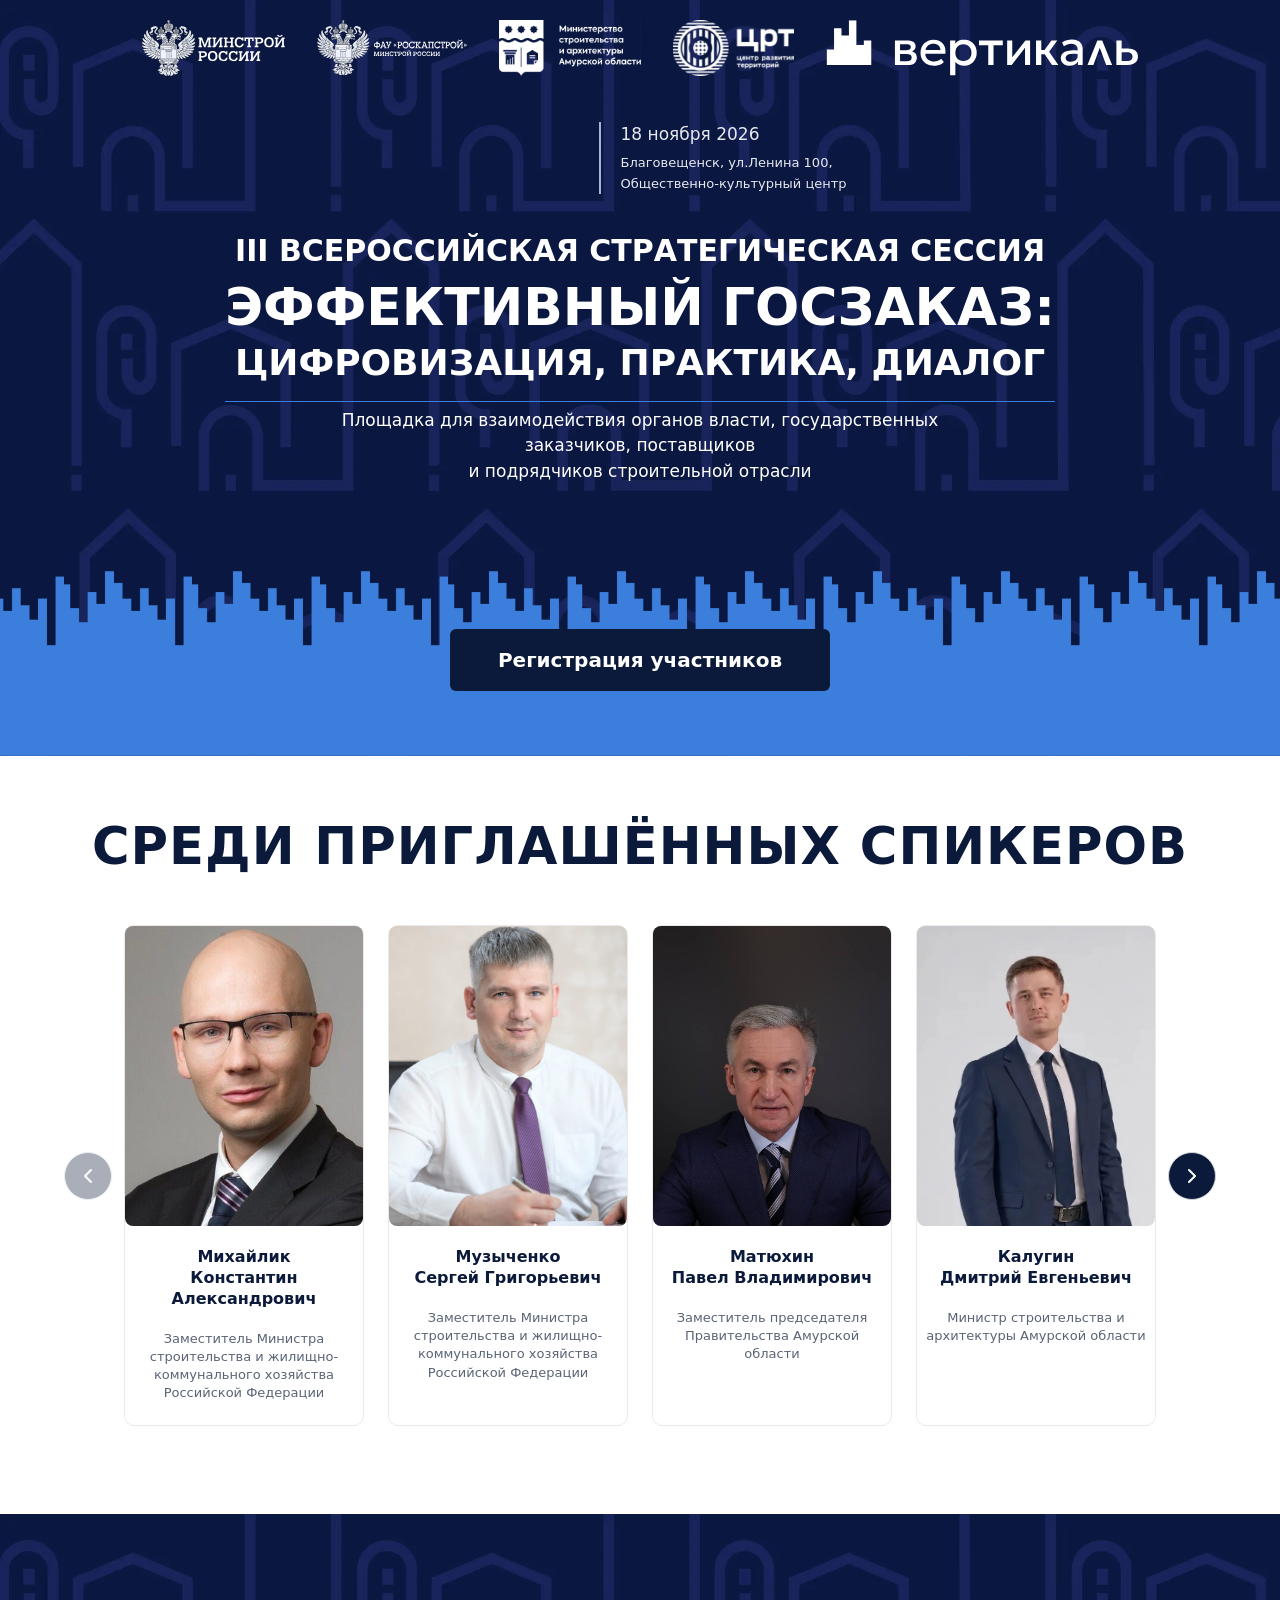
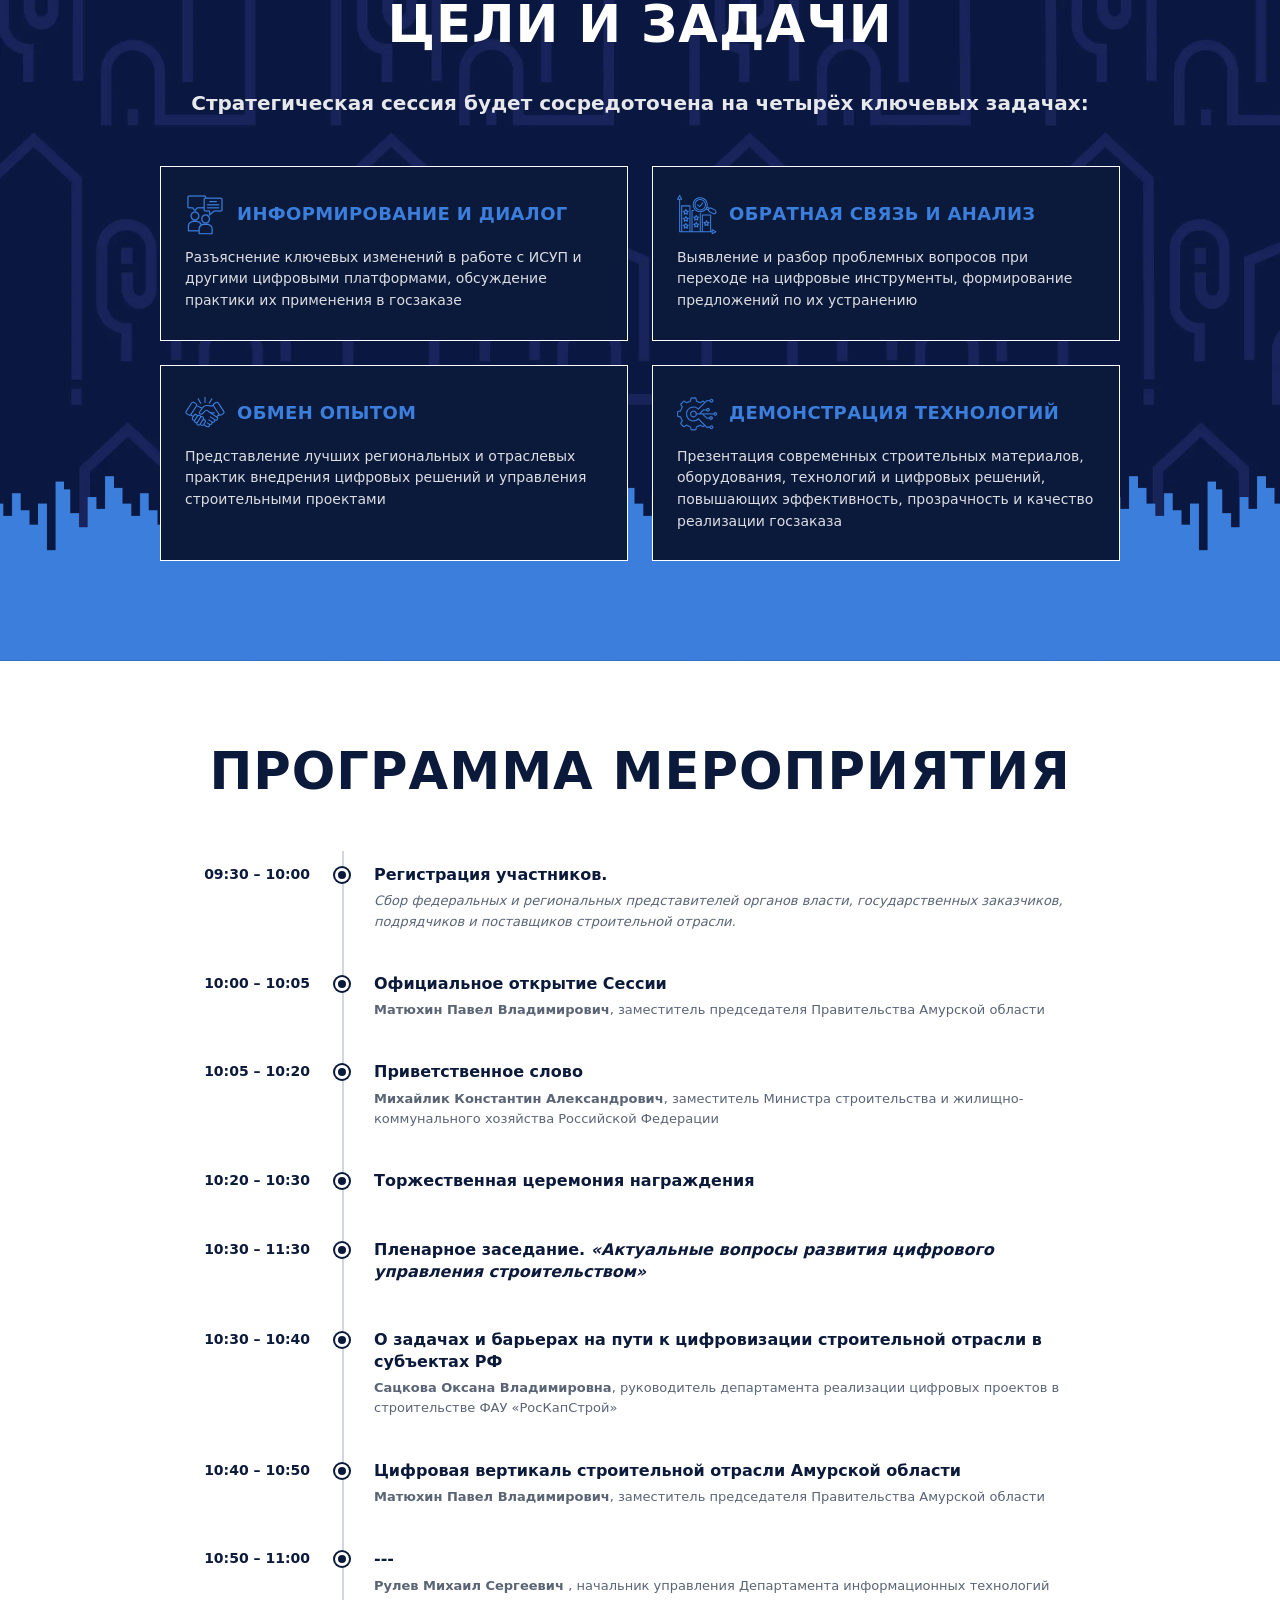
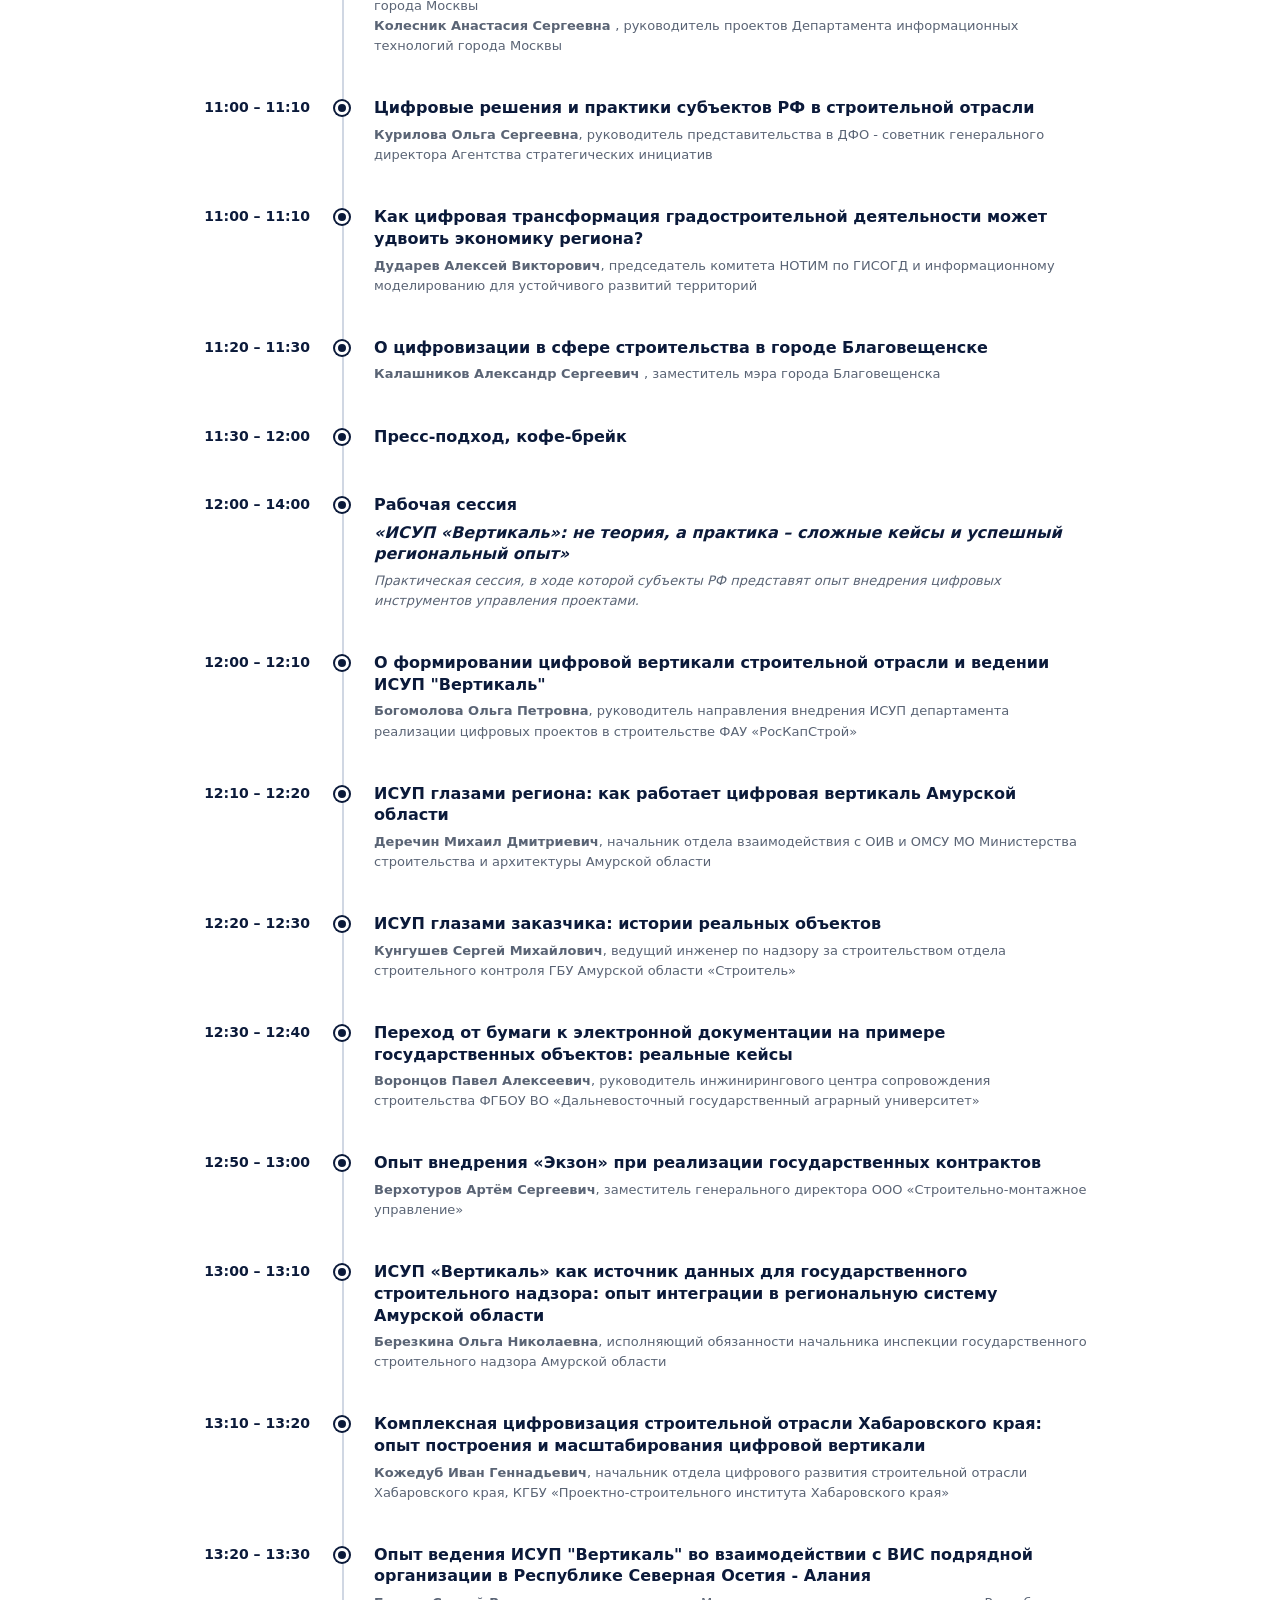
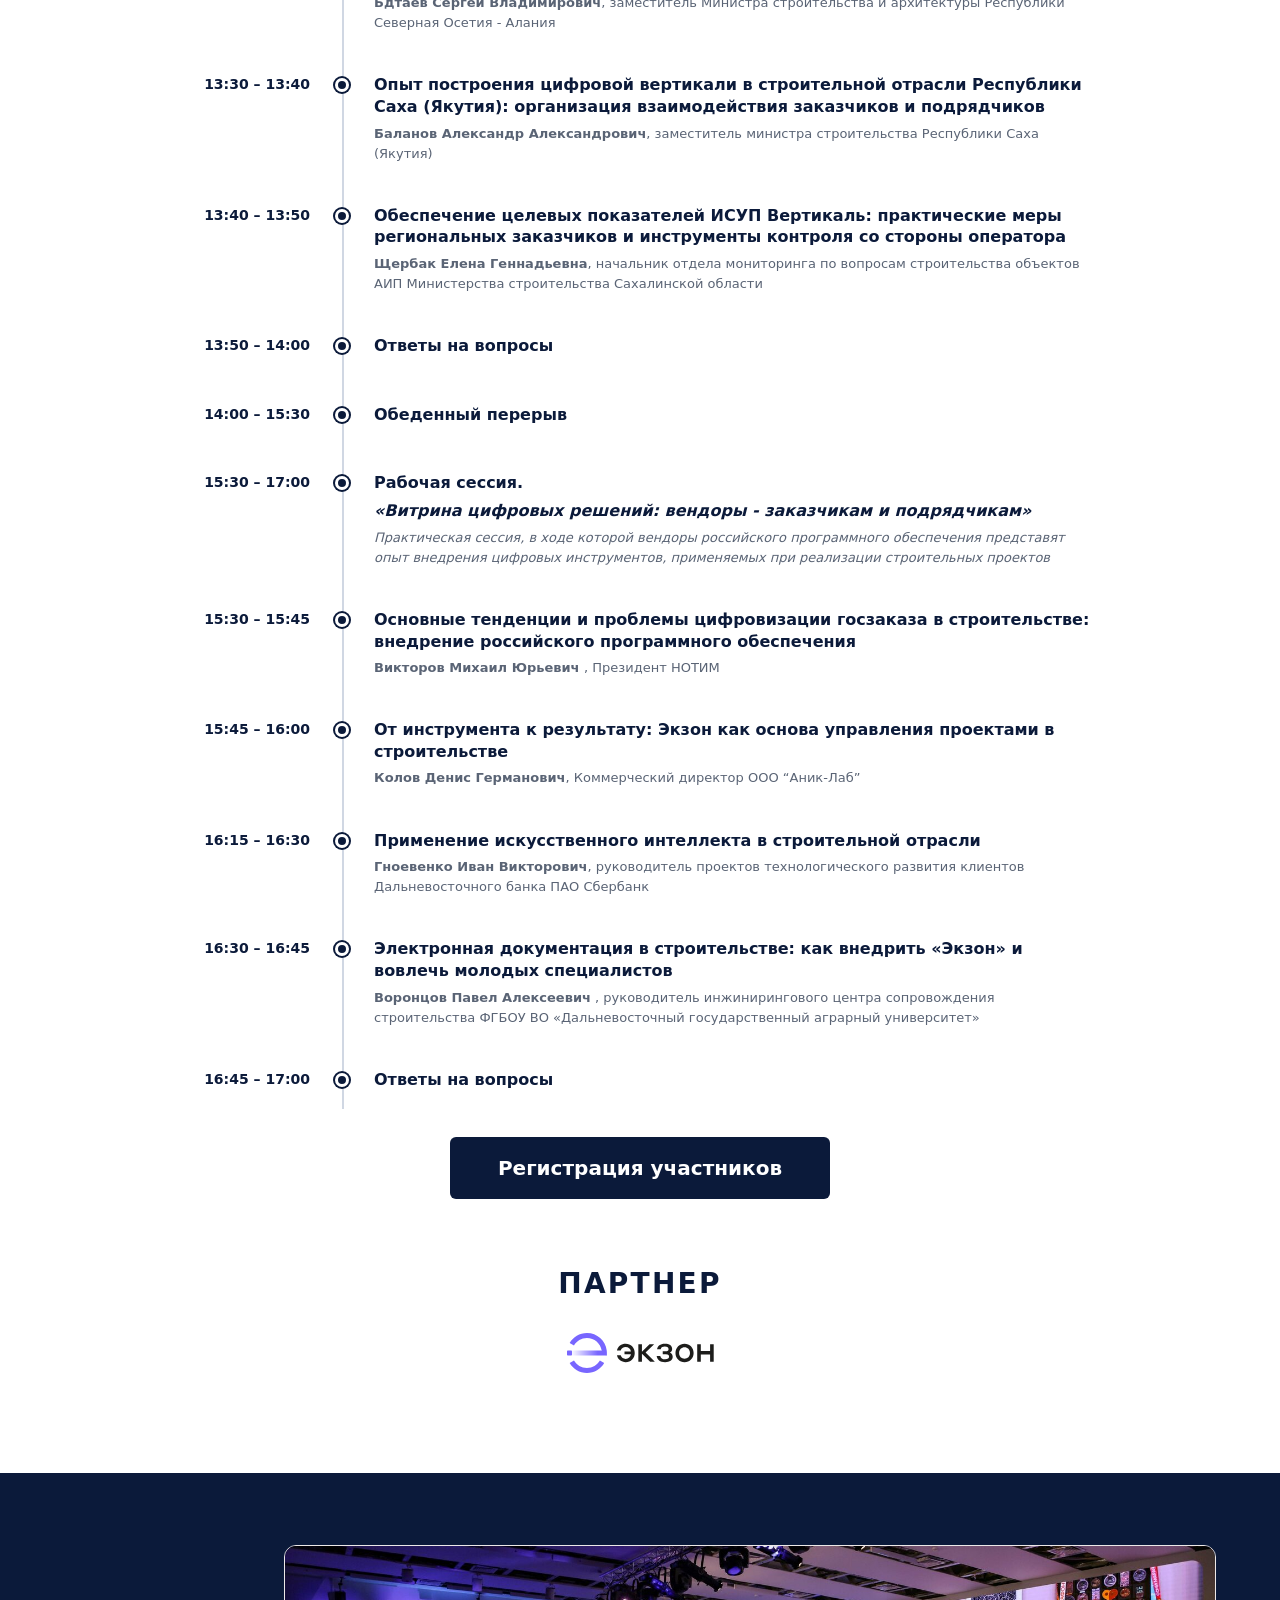
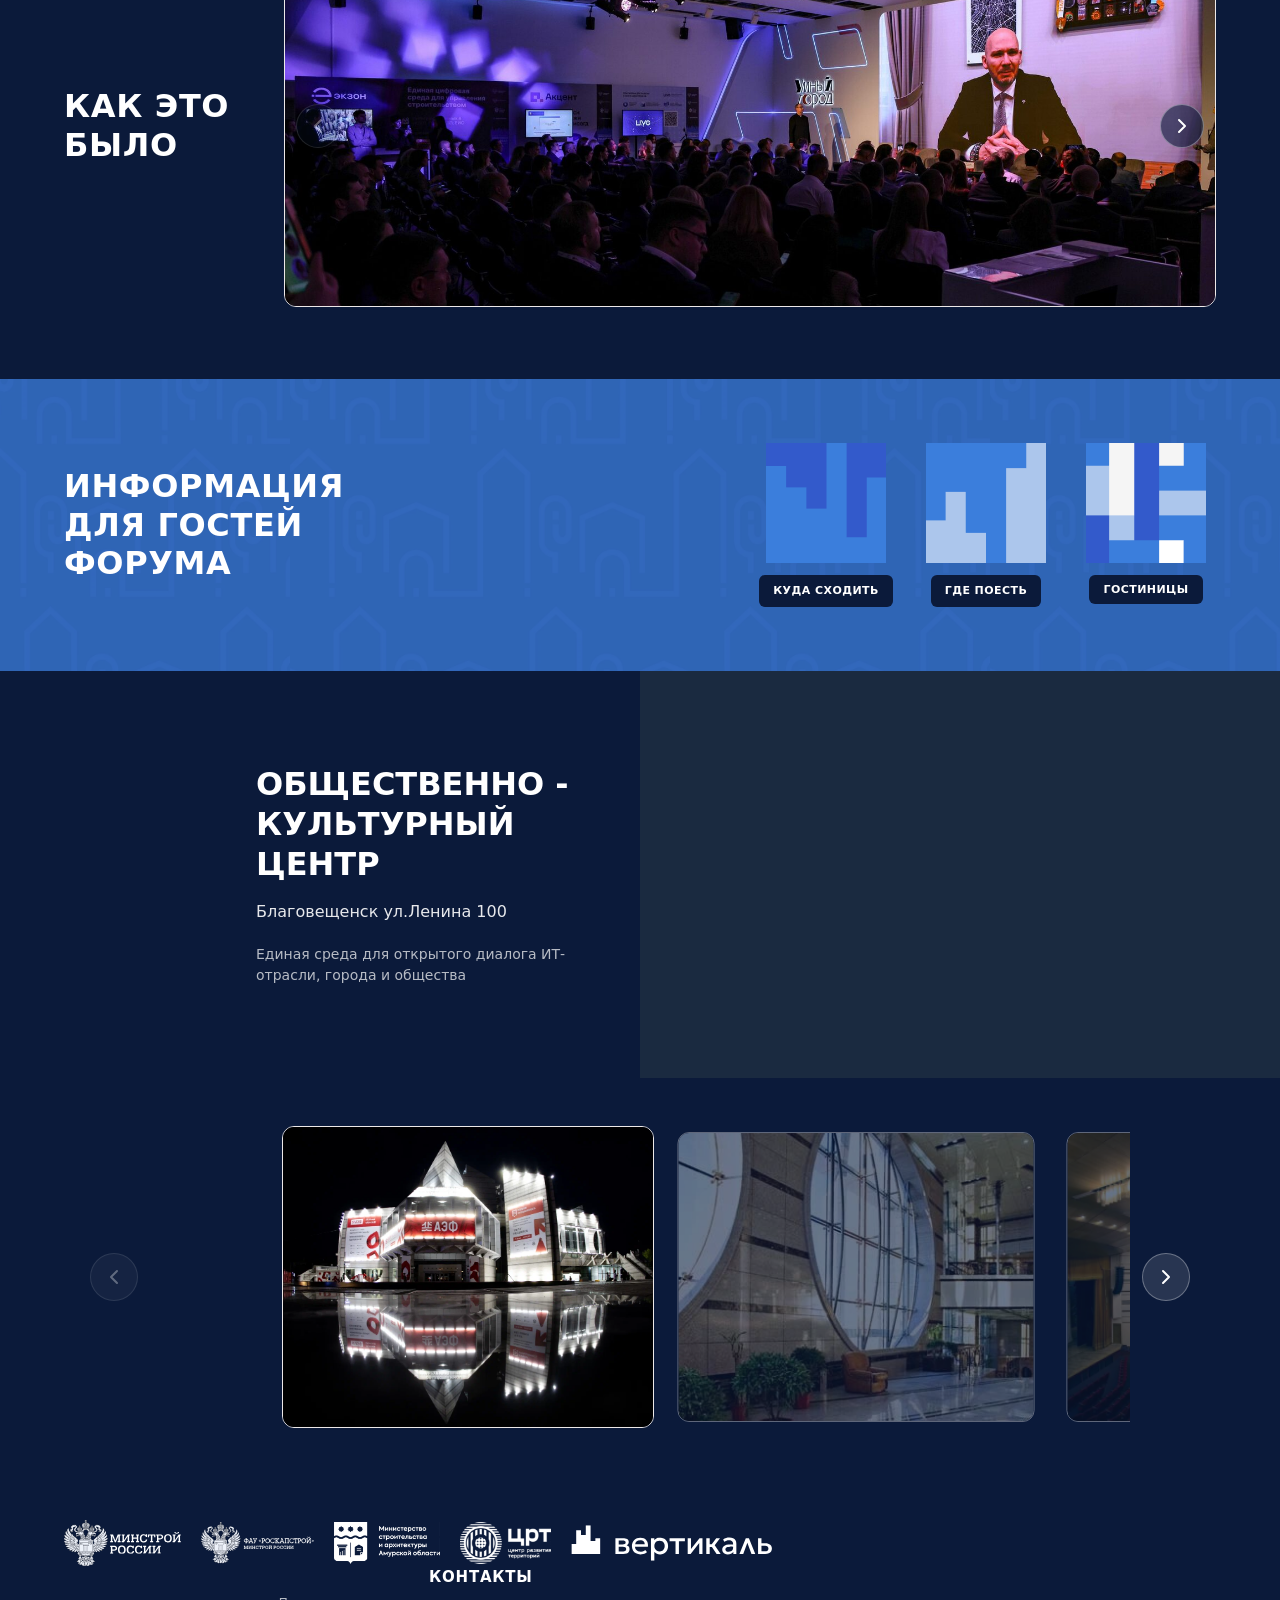
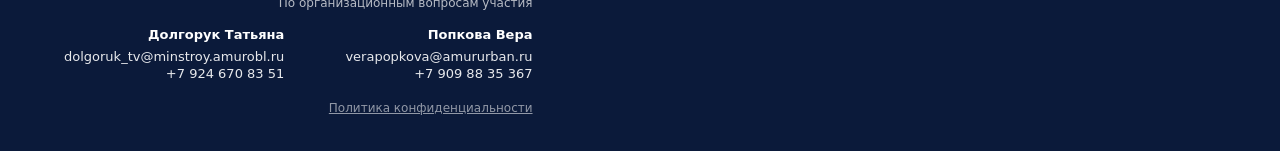
<file: index.html>
<!DOCTYPE html>
<html lang="ru">

<head>
  <meta name="viewport" content="width=device-width, initial-scale=1.0">
  <title>III Всероссийская стратегическая сессия — Эффективный госзаказ</title>
  <link rel="icon" type="image/svg+xml" href="./img/icon.svg">
  <link rel="alternate icon" href="/favicon.ico">
  <link rel="stylesheet" href="css/style.css">
</head>

<body>
  <!-- HERO -->
  <header class="hero">
    <div class="hero__pattern"></div>
    <div class="hero__skyline"></div>
    <div class="container">
      <div class="hero__logos">
        <img src="img/logo0.svg" alt="Минстрой России"
          class="logo logo--minstroy">
        <img src="img/logo2.svg" alt="ФАУ Роскапстрой" class="logo logo--roskap">
        <img src="img/logo1.svg" alt="Министерство строительства и архитектуры Амурской области"
          class="logo logo--minstroy">
        <img src="img/logo3.svg" alt="ЦРТ — Центр развития территорий" class="logo logo--crt">
        <img class="logogo logo logo--crt" src="img/logo4.svg" alt="Вертикаль">
      </div>

      <div class="hero__meta">
        <div class="empty"><span class="empty_text">///////////////////////////////////</span></div>
        <div class="hero__block_all">
          <span class="hero__date">18 ноября 2026</span>
          <span class="hero__place">Благовещенск, ул.Ленина 100,<br>Общественно-культурный центр</span>
        </div>
      </div>

      <div class="block__title_1">
        <h1 class="hero__title">III ВСЕРОССИЙСКАЯ СТРАТЕГИЧЕСКАЯ СЕССИЯ</h1>
        <h2 class="hero__title-accent">ЭФФЕКТИВНЫЙ ГОСЗАКАЗ:</h2>
        <h2 class="hero__title_2">ЦИФРОВИЗАЦИЯ, ПРАКТИКА, ДИАЛОГ</h2>
      </div>

      <p class="hero__subtitle">
        Площадка для взаимодействия органов власти, государственных<br>
        заказчиков, поставщиков <br> и подрядчиков строительной отрасли
      </p>

      <a href="#registration" class="btn btn--primary js-open-popup">Регистрация участников</a>

    </div>
  </header>

  <!-- SPEAKERS -->
  <section class="speakers">
    <div class="container">
      <h2 class="section-title">СРЕДИ ПРИГЛАШЁННЫХ СПИКЕРОВ</h2>

      <div class="slider" data-slider="speakers">
        <button class="slider__btn slider__btn--prev mb" aria-label="Предыдущий">
          <svg width="24" height="24" viewBox="0 0 24 24" fill="none">
            <path d="M15 18L9 12L15 6" stroke="currentColor" stroke-width="2" stroke-linecap="round"
              stroke-linejoin="round" />
          </svg>
        </button>

        <div class="slider__track">
          <!-- 1 -->
          <div class="slider__slide">
            <article class="speaker-card">
              <div class="speaker-card__photo">
                <img src="img/speakers/speaker_8.jpg" alt="Михайлик Константин Александрович.">
              </div>
              <h3 class="speaker-card__name">Михайлик<br>Константин Александрович</h3>
              <p class="speaker-card__position">Заместитель Министра строительства и жилищно-коммунального хозяйства
                Российской Федерации</p>
            </article>
          </div>
          <!-- 2 -->
          <div class="slider__slide">
            <article class="speaker-card">
              <div class="speaker-card__photo">
                <img src="img/speakers/speaker_9.jpg" alt="Музыченко Сергей Григорьевич ">
              </div>
              <h3 class="speaker-card__name">Музыченко<br>Сергей Григорьевич </h3>
              <p class="speaker-card__position">Заместитель Министра строительства и жилищно-коммунального хозяйства
                Российской Федерации </p>
            </article>
          </div>
           <!-- 2,25 -->
          <div class="slider__slide">
            <article class="speaker-card">
              <div class="speaker-card__photo">
                <img src="img/speakers/speaker_new_3.jpg" alt="Матюхин Павел Владимирович">
              </div>
              <h3 class="speaker-card__name">Матюхин<br>Павел Владимирович</h3>
              <p class="speaker-card__position">Заместитель председателя Правительства Амурской области </p>
            </article>
          </div>
            <!-- 2,25 -->
          <div class="slider__slide">
            <article class="speaker-card">
              <div class="speaker-card__photo">
                <img src="img/speakers/speaker_new_6.png" alt="Калугин Дмитрий Евгеньевич">
              </div>
              <h3 class="speaker-card__name">Калугин<br> Дмитрий Евгеньевич</h3>
              <p class="speaker-card__position">Министр строительства и архитектуры Амурской области </p>
            </article>
          </div>
           <!-- 2,125 -->
          <div class="slider__slide">
            <article class="speaker-card">
              <div class="speaker-card__photo">
                <img src="img/speakers/speaker_new_5.png" alt="Курилова Ольга Сергеевна">
              </div>
              <h3 class="speaker-card__name">Курилова<br>Ольга Сергеевна</h3> 
              <p class="speaker-card__position">Руководитель представительства в ДФО - советник генерального директора Агентства стратегических инициатив</p>
            </article>
          </div>
             <!-- 2,5 Мэр 
          
          <div class="slider__slide">
            <article class="speaker-card">
              <div class="speaker-card__photo">
                <img src="img/speakers/speaker_new_1.jpg" alt="Имамеев Олег Гатауллович">
              </div>
              <h3 class="speaker-card__name">Имамеев <br> Олег Гатауллович</h3>
              <p class="speaker-card__position">Мэр города Благовещенска</p>
            </article>
          </div>
          -->
          <!-- 3 -->
          <div class="slider__slide">
            <article class="speaker-card">
              <div class="speaker-card__photo">
                <img src="img/speakers/other_format/speaker_1.png" alt="Колесник Анастасия Сергеевна">
              </div>
              <h3 class="speaker-card__name">Колесник<br>Анастасия Сергеевна</h3>
              <p class="speaker-card__position">Руководитель проектов Департамента информационных технологий города
                Москвы</p>
            </article>
          </div>
            <!-- 3 -->
          <div class="slider__slide">
            <article class="speaker-card">
              <div class="speaker-card__photo">
                <img src="img/speakers/speaker_new_7.png" alt="Баланов Александр Александрович">
              </div>
              <h3 class="speaker-card__name">Баланов <br> Александр Александрович</h3>
              <p class="speaker-card__position">Заместитель Министра строительства Республики Саха (Якутия)</p>
            </article>
          </div>
              <!-- 3 -->
          <div class="slider__slide">
            <article class="speaker-card">
              <div class="speaker-card__photo">
                <img src="img/speakers/speaker_new_8.jpg" alt="Бдтаев Сергей Владимирович">
              </div>
              <h3 class="speaker-card__name">Бдтаев <br> Сергей Владимирович</h3>
              <p class="speaker-card__position">Заместитель Министра строительства и архитектуры Республики Северная Осетия — Алания</p>
            </article>
          </div>
               <!-- 3 -->
          <div class="slider__slide">
            <article class="speaker-card">
              <div class="speaker-card__photo">
                <img src="img/speakers/speaker_new_9.jpg" alt="Дударев Алексей Викторович">
              </div>
              <h3 class="speaker-card__name">Дударев <br> Алексей Викторович</h3>
              <p class="speaker-card__position">Председатель комитета НОТИМ по ГИСОГД и информационному моделированию для устойчивого развития территорий</p>
            </article>
          </div>
                  <!-- 3 -->
          <div class="slider__slide">
            <article class="speaker-card">
              <div class="speaker-card__photo">
                <img src="img/speakers/speaker_new_10.jpg" alt="Кожедуб Иван Геннадьевич">
              </div>
              <h3 class="speaker-card__name">Кожедуб <br> Иван Геннадьевич</h3>
              <p class="speaker-card__position">Начальник отдела цифрового развития строительной отрасли Хабаровского края, КГБУ "Проектно-строительного института Хабаровского края"</p>
            </article>
          </div>
                        <!-- 3 -->
          <div class="slider__slide">
            <article class="speaker-card">
              <div class="speaker-card__photo">
                <img src="img/speakers/speaker_new_11.jpg" alt="Кунгушев Сергей Михайлович">
              </div>
              <h3 class="speaker-card__name">Кунгушев <br> Сергей Михайлович</h3>
              <p class="speaker-card__position">Ведущий инженер по надзору за строительством отдела строительного контроля ГБУ Амурской области "Строитель"</p>
            </article>
          </div>
          <!-- 4 -->
          <div class="slider__slide">
            <article class="speaker-card">
              <div class="speaker-card__photo">
                <img src="img/speakers/speaker_2.jpg" alt="Богомолова Ольга Петровна">
              </div>
              <h3 class="speaker-card__name">Богомолова<br>Ольга Петровна</h3>
              <p class="speaker-card__position">Руководитель направления внедрения ИСУП департамента реализации цифровых
                проектов в строительстве ФАУ «РосКапСтрой»</p>
            </article>
          </div>
          <!-- 5 -->
          <div class="slider__slide">
            <article class="speaker-card">
              <div class="speaker-card__photo">
                <img src="img/speakers/speaker_3.jpg" alt="Викторов Михаил Юрьевич">
              </div>
              <h3 class="speaker-card__name">Викторов<br>Михаил Юрьевич</h3>
              <p class="speaker-card__position">Президент Ассоциации «Национальное объединение организаций в сфере
                технологий информационного моделирования» </p>
            </article>
          </div>
          <!-- 6 -->
          <div class="slider__slide">
            <article class="speaker-card">
              <div class="speaker-card__photo">
                <img src="img/speakers/speaker_4.jpg" alt="Воронцов Павел Алексеевич">
              </div>
              <h3 class="speaker-card__name">Воронцов<br>Павел Алексеевич</h3>
              <p class="speaker-card__position">Руководитель инжинирингового центра сопровождения строительства ФГБОУ ВО «Дальневосточный государственный аграрный университет»</p>
            </article>
          </div>
          <!-- 7 -->
          <!-- <div class="slider__slide">
            <article class="speaker-card">
              <div class="speaker-card__photo">
                <img src="img/speakers/speaker_5.jpg" alt="Гирфанов Наиль Ильдусович">
              </div>
              <h3 class="speaker-card__name">Гирфанов<br>Наиль Ильдусович</h3>
              <p class="speaker-card__position">Руководитель Центра цифровой трансформации строительной отрасли
                Республики Башкортостан - заместитель директора ГБУ «Республиканский градостроительный центр»</p>
            </article>
          </div> -->
          <!-- 8 
          <div class="slider__slide">
            <article class="speaker-card">
              <div class="speaker-card__photo">
                <img src="img/speakers/speaker_6.jpg" alt="Дубенский Максим Сергеевич">
              </div>
              <h3 class="speaker-card__name">Дубенский<br>Максим Сергеевич</h3>
              <p class="speaker-card__position">Руководитель АНО «Центр строительных компетенций Кузбасса»</p>
            </article>
          </div>
          <!-- 9 -->
          <div class="slider__slide">
            <article class="speaker-card">
              <div class="speaker-card__photo">
                <img src="img/speakers/speaker_7.jpg" alt="Колов Денис Германович">
              </div>
              <h3 class="speaker-card__name">Колов<br>Денис Германович</h3>
              <p class="speaker-card__position">Коммерческий директор ООО «Аник-Лаб»</p>
            </article>
          </div>
          <!-- 10 
          <div class="slider__slide">
            <article class="speaker-card">
              <div class="speaker-card__photo">
                <img src="img/speakers/speaker_10.jpg" alt="Рулёв Михаил Сергеевич">
              </div>
              <h3 class="speaker-card__name">Рулёв<br>Михаил Сергеевич</h3>
              <p class="speaker-card__position">Заместитель губернатора<br>Брянской области</p>
            </article>
          </div>
          <!-- 11 -->
          <div class="slider__slide">
            <article class="speaker-card">
              <div class="speaker-card__photo">
                <img src="img/speakers/speaker_11.jpg" alt="Сацкова Оксана Владимировна">
              </div>
              <h3 class="speaker-card__name">Сацкова<br>Оксана Владимировна</h3>
              <p class="speaker-card__position">Руководитель департамента реализации цифровых проектов в строительстве
                ФАУ «РосКапСтрой»</p>
            </article>
          </div>
          <!-- 12 -->
          <div class="slider__slide">
            <article class="speaker-card">
              <div class="speaker-card__photo">
                <img src="img/speakers/speaker_12.jpg" alt="Шаранская Наталья Владимировна">
              </div>
              <h3 class="speaker-card__name">Шараванская<br>Наталья Владимировна</h3>
              <p class="speaker-card__position">Руководитель проекта внедрения ИСУП Сибирского и Дальневосточного
                федеральных округов ФАУ «РосКапСтрой»</p>
            </article>
          </div>
          <!-- 13 -->
          <div class="slider__slide">
            <article class="speaker-card">
              <div class="speaker-card__photo">
                <img src="img/speakers/speaker_13.jpg" alt="Калашников Александр Сергеевич">
              </div>
              <h3 class="speaker-card__name">Калашников <br>Александр Сергеевич</h3>
              <p class="speaker-card__position">Заместитель мэра города Благовещенска</p>
            </article>
          </div>
          <!-- 14 -->
          <div class="slider__slide">
            <article class="speaker-card">
              <div class="speaker-card__photo">
                <img src="img/speakers/speaker_14.jpg" alt="Березкина Ольга Николаевна">
              </div>
              <h3 class="speaker-card__name">Березкина <br> Ольга Николаевна</h3>
              <p class="speaker-card__position">Исполняющий обязанности начальника инспекции государственного строительного надзора Амурской области</p>
            </article>
          </div>
              <!-- Сбер -->
          <div class="slider__slide">
            <article class="speaker-card">
              <div class="speaker-card__photo">
                <img src="img/speakers/speaker_new_2.jpg" alt="Гноевенко Иван Викторович">
              </div>
              <h3 class="speaker-card__name">Гноевенко <br> Иван Викторович</h3>
              <p class="speaker-card__position">Руководитель проектов технологического развития клиентов</p>
            </article>
          </div>
             <!-- ОМСУ  -->
          <div class="slider__slide">
            <article class="speaker-card">
              <div class="speaker-card__photo">
                <img src="img/speakers/speaker_new_4.jpg" alt="Деречин Михаил Дмитриевич">
              </div>
              <h3 class="speaker-card__name">Деречин <br> Михаил Дмитриевич</h3>
              <p class="speaker-card__position">Начальник отдела взаимодействия с ОИВ и ОМСУ МО</p>
            </article>
          </div>
        </div>
           <button class="slider__btn slider__btn--next mb" aria-label="Следующий">
          <svg width="24" height="24" viewBox="0 0 24 24" fill="none">
            <path d="M9 18L15 12L9 6" stroke="currentColor" stroke-width="2" stroke-linecap="round"
              stroke-linejoin="round" />
          </svg>
        </button>
      </div>
    </div>
  </section>

  <!-- GOALS -->
  <section class="goals">
    <div class="hero__pattern"></div>
    <div class="hero__skyline"></div>
    <div class="container">
      <h2 class="section-title section-title--light">ЦЕЛИ И ЗАДАЧИ</h2>
      <p class="goals__lead">Стратегическая сессия будет сосредоточена на четырёх ключевых задачах:</p>

      <div class="goals__grid">
        <article class="goal-card">
          <div class="title__card_new">
            <div class="goal-card__icon">
              <img src="./img/logo_goals_1.svg" alt="">
            </div>
            <h3 class="goal-card__title">ИНФОРМИРОВАНИЕ И ДИАЛОГ</h3>
          </div>
          <p class="goal-card__text">Разъяснение ключевых изменений в работе с ИСУП и другими цифровыми платформами,
            обсуждение практики их применения в госзаказе</p>
        </article>

        <article class="goal-card">
          <div class="title__card_new">
            <div class="goal-card__icon">
              <img src="./img/logo_goals_2.svg" alt="">
            </div>
            <h3 class="goal-card__title">ОБРАТНАЯ СВЯЗЬ И АНАЛИЗ</h3>
          </div>
          <p class="goal-card__text">Выявление и разбор проблемных вопросов при переходе на цифровые инструменты,
            формирование предложений по их устранению</p>
        </article>

        <article class="goal-card">
          <div class="title__card_new">
            <div class="goal-card__icon">
              <img src="./img/logo_goals_3.svg" alt="">
            </div>
            <h3 class="goal-card__title">ОБМЕН ОПЫТОМ</h3>
          </div>
          <p class="goal-card__text">Представление лучших региональных и отраслевых практик внедрения цифровых решений и
            управления строительными проектами</p>
        </article>

        <article class="goal-card">
          <div class="title__card_new">
            <div class="goal-card__icon">
              <img src="./img/logo_goals_4.svg" alt="">
            </div>
            <h3 class="goal-card__title">ДЕМОНСТРАЦИЯ ТЕХНОЛОГИЙ</h3>
          </div>
          <p class="goal-card__text">Презентация современных строительных материалов, оборудования, технологий и
            цифровых решений, повышающих эффективность, прозрачность и качество реализации госзаказа</p>
        </article>
      </div>
    </div>
  </section>

  <!-- PROGRAM -->
  <!-- <section class="program">
    <div class="container">
      <h2 class="section-title">ПРОГРАММА МЕРОПРИЯТИЯ</h2>
      <div class="program__placeholder">
        
      </div>
      <a href="#registration" class="btn btn--primary">Регистрация участников</a>

      <div class="partners">
        <h3 class="partners__title">ПАРТНЕР</h3>
        <div class="partners__logos">
          <div class="partner-logo">
            <img src="./img/partner_exo.svg" alt="Экзон">
          </div>
          <div class="partner-logo">
            <img src="./img/partner_exo.svg" alt="Экзон">
          </div>
          <div class="partner-logo">
            <img src="./img/partner_exo.svg" alt="Экзон">
          </div>
        </div>
      </div>
    </div>
  </section> -->
  <section class="program">
    <div class="container">
      <h2 class="section-title">ПРОГРАММА МЕРОПРИЯТИЯ</h2>
      <!--  <h3>Раздел находится в разработке</h3> -->
      <!-- Пример программы -->

      <!-- -------------------------------------------------------- -->
      <div class="schedule">

        <div class="schedule__item">
          <div class="schedule__time">
            <span class="schedule__hours">09:30 – 10:00</span>
          </div>
          <div class="schedule__dot"></div>
          <div class="schedule__content">
            <h3 class="schedule__title">Регистрация участников. </h3>
            <!-- <p class="schedule__subtitle">«Актуальные вопросы развития цифрового управления строительством».</p> -->
            <p class="schedule__text"><i>Сбор федеральных и региональных представителей органов власти, государственных
              заказчиков, подрядчиков и поставщиков строительной отрасли.</i></p>
          </div>
        </div>
 <!--
        <div class="schedule__item">
          <div class="schedule__time">
            <span class="schedule__hours">10:00 – 11:30</span>
            <!-- <span class="schedule__hall">Большой зал</span>
          </div>
          <div class="schedule__dot"></div>
          <div class="schedule__content">
            <h3 class="schedule__title">Пленарное заседание.</h3>
            <p class="schedule__subtitle">«Актуальные вопросы развития цифрового управления строительством».</p>
            <p class="schedule__text">Ключевая дискуссия, посвящённая развитию системы цифрового управления
              строительством и её роли в повышении эффективности госзаказа.</p>
          </div>
        </div>
 -->
        <div class="schedule__item">
          <div class="schedule__time">
            <span class="schedule__hours">10:00 – 10:05</span>
          </div>
          <div class="schedule__dot"></div>
          <div class="schedule__content">
            <h3 class="schedule__title">Официальное открытие Сессии</h3>
            <p class="schedule__text"><b>Матюхин Павел Владимирович</b>, заместитель председателя Правительства Амурской области</p>
          </div>
        </div>
         <div class="schedule__item">
          <div class="schedule__time">
            <span class="schedule__hours">10:05 – 10:20</span>
          </div>
          <div class="schedule__dot"></div>
          <div class="schedule__content">
            <h3 class="schedule__title">Приветственное слово</h3>
            <p class="schedule__text"><b>Михайлик Константин Александрович</b>, заместитель Министра строительства и жилищно-коммунального хозяйства Российской Федерации</p>
          </div>
        </div>

        <div class="schedule__item">
          <div class="schedule__time">
            <span class="schedule__hours">10:20 – 10:30</span>
            <!-- <span class="schedule__hall">Большой зал</span> -->
          </div>
          <div class="schedule__dot"></div>
          <div class="schedule__content">
            <h3 class="schedule__title">Торжественная церемония награждения</h3>
            <!--
            <p class="schedule__text">Сергей Григорьевич Музыченко, заместитель Министра строительства и
              жилищно-коммунального хозяйства Российской Федерации </p> 
            -->
          </div>
        </div>


        <div class="schedule__item">
          <div class="schedule__time">
            <span class="schedule__hours">10:30 – 11:30</span>
          </div>
          <div class="schedule__dot"></div>
          <div class="schedule__content">
            <h3 class="schedule__title">Пленарное заседание. <i>«Актуальные вопросы развития цифрового управления строительством»</i>

            </h3>
            
            <!-- <p class="schedule__text">Оксана Владимировна Сацкова, руководитель департамента реализации цифровых
              проектов в строительстве ФАУ «РосКапСтрой»</p> -->

          </div>
        </div>
        
        <div class="schedule__item">
          <div class="schedule__time">
            <span class="schedule__hours">10:30 – 10:40</span>
          </div>
          <div class="schedule__dot"></div>
          <div class="schedule__content">
            <h3 class="schedule__title">О задачах и барьерах на пути к цифровизации строительной отрасли в субъектах РФ</h3>
            <p class="schedule__text"><b>Сацкова Оксана Владимировна</b>, руководитель департамента реализации цифровых
              проектов в строительстве ФАУ «РосКапСтрой»</p>

          </div>
        </div>

        <div class="schedule__item">
          <div class="schedule__time">
            <span class="schedule__hours">10:40 – 10:50</span>
           <!--  <span class="schedule__hall">Большой зал</span> -->
          </div>
          <div class="schedule__dot"></div>
          <div class="schedule__content">
            <h3 class="schedule__title">Цифровая вертикаль строительной отрасли Амурской области</h3>
            <p class="schedule__text"><b>Матюхин Павел Владимирович</b>, заместитель председателя Правительства Амурской
              области</p>
          </div>
        </div>

        <div class="schedule__item">
          <div class="schedule__time">
            <span class="schedule__hours">10:50 – 11:00</span>
            <span class="schedule__hall"></span>
          </div>
          <div class="schedule__dot"></div>
          <div class="schedule__content">
            <h3 class="schedule__title">---</h3>
            <p class="schedule__text"><b>Рулев Михаил Сергеевич </b>, начальник управления Департамента информационных
              технологий города Москвы <br>
              <b>Колесник Анастасия Сергеевна </b>, руководитель проектов Департамента информационных технологий города Москвы
            </p>
          </div>
        </div>

        <div class="schedule__item">
          <div class="schedule__time">
            <span class="schedule__hours">11:00 – 11:10</span>
            <span class="schedule__hall"></span>
          </div>
          <div class="schedule__dot"></div>
          <div class="schedule__content">
            <h3 class="schedule__title">Цифровые решения и практики субъектов РФ в строительной отрасли </h3>
            <p class="schedule__text"><b>Курилова Ольга Сергеевна</b>, руководитель представительства в ДФО - советник генерального директора Агентства стратегических инициатив</p>
          </div>
        </div>
        
          <div class="schedule__item">
          <div class="schedule__time">
            <span class="schedule__hours">11:00 – 11:10</span>
            <span class="schedule__hall"></span>
          </div>
          <div class="schedule__dot"></div>
          <div class="schedule__content">
            <h3 class="schedule__title">Как цифровая трансформация градостроительной деятельности может удвоить экономику региона?</h3>
            <p class="schedule__text"><b>Дударев Алексей Викторович</b>, председатель комитета НОТИМ по ГИСОГД и информационному моделированию для устойчивого развитий территорий
            </p>
          </div>
        </div>
    
        <div class="schedule__item">
          <div class="schedule__time">
            <span class="schedule__hours">11:20 – 11:30</span>
          </div>
          <div class="schedule__dot"></div>
          <div class="schedule__content">
            <h3 class="schedule__title">О цифровизации в сфере строительства в городе Благовещенске</h3>
            <p class="schedule__text"><b>Калашников Александр Сергеевич </b>, заместитель мэра города Благовещенска</p>
          </div>
        </div>

        <div class="schedule__item">
          <div class="schedule__time">
            <span class="schedule__hours">11:30 – 12:00</span>
          </div>
          <div class="schedule__dot"></div>
          <div class="schedule__content">
            <h3 class="schedule__title">Пресс-подход, кофе-брейк</h3>
            <p class="schedule__text"></p>
          </div>
        </div>
       
        <div class="schedule__item">
          <div class="schedule__time">
            <span class="schedule__hours">12:00 – 14:00</span>
          </div>
          <div class="schedule__dot"></div>
          <div class="schedule__content">
            <h3 class="schedule__title">Рабочая сессия</h3>
            <h3 class="schedule__title"><i> «ИСУП «Вертикаль»: не теория, а практика – сложные кейсы и успешный региональный
              опыт» </i></h3>
            <p class="schedule__text"><i>Практическая сессия, в ходе которой субъекты РФ представят опыт внедрения цифровых
              инструментов управления проектами.</i></p>
          </div>
        </div>
        
        <div class="schedule__item">
          <div class="schedule__time">
            <span class="schedule__hours">12:00 – 12:10</span>
          </div>
          <div class="schedule__dot"></div>
          <div class="schedule__content">
            <h3 class="schedule__title">О формировании цифровой вертикали строительной отрасли и ведении ИСУП "Вертикаль"</h3>
            <p class="schedule__text"><b>Богомолова Ольга Петровна</b>, руководитель направления внедрения ИСУП департамента реализации цифровых проектов в строительстве ФАУ «РосКапСтрой»</p>
          </div>
        </div>
        
        <div class="schedule__item">
          <div class="schedule__time">
            <span class="schedule__hours">12:10 – 12:20</span>
          </div>
          <div class="schedule__dot"></div>
          <div class="schedule__content">
            <h3 class="schedule__title">ИСУП глазами региона: как работает цифровая вертикаль Амурской области</h3>
            <p class="schedule__text"><b>Деречин Михаил Дмитриевич</b>, начальник отдела взаимодействия с ОИВ и ОМСУ МО Министерства строительства и архитектуры Амурской области</p>
          </div>
        </div>
        <div class="schedule__item">
          <div class="schedule__time">
            <span class="schedule__hours">12:20 – 12:30</span>
          </div>
          <div class="schedule__dot"></div>
          <div class="schedule__content">
            <h3 class="schedule__title">ИСУП глазами заказчика: истории реальных объектов</h3>
            <p class="schedule__text"><b>Кунгушев Сергей Михайлович</b>, ведущий инженер по надзору за строительством отдела строительного контроля ГБУ Амурской области «Строитель» </p>
          </div>
        </div>
        <div class="schedule__item">
          <div class="schedule__time">
            <span class="schedule__hours">12:30 – 12:40</span>
          </div>
          <div class="schedule__dot"></div>
          <div class="schedule__content">
            <h3 class="schedule__title">Переход от бумаги к электронной документации на примере государственных объектов: реальные кейсы</h3>
            <p class="schedule__text"><b>Воронцов Павел Алексеевич</b>, руководитель инжинирингового центра сопровождения строительства ФГБОУ ВО «Дальневосточный государственный аграрный университет»</p>
          </div>
        </div>
         <!--
        <div class="schedule__item">
          <div class="schedule__time">
            <span class="schedule__hours">12:40 – 12:50</span>
          </div>
          <div class="schedule__dot"></div>
          <div class="schedule__content">
            <h3 class="schedule__title">Опыт ведения ИСУП "Вертикаль" во взаимодействии с ВИС подрядной организации в
              Оренбургской области </h3>
            <p class="schedule__text">Марина Николаевна Гончарова, начальник отдела мониторинга ценообразования,
              экспертизы министерства строительства, жилищно-коммунального, дорожного хозяйства и транспорта
              Оренбургской области </p>
          </div>
        </div>
        --- -->
        <div class="schedule__item">
          <div class="schedule__time">
            <span class="schedule__hours">12:50 – 13:00</span>
          </div>
          <div class="schedule__dot"></div>
          <div class="schedule__content">
            <h3 class="schedule__title">Опыт внедрения «Экзон» при реализации государственных контрактов</h3>
            <p class="schedule__text"><b>Верхотуров Артём Сергеевич</b>, заместитель генерального директора ООО «Строительно-монтажное управление»</p>
          </div>
        </div>
        <!-- --- -->
        <!-- --- -->
        <div class="schedule__item">
          <div class="schedule__time">
            <span class="schedule__hours">13:00 – 13:10</span>
          </div>
          <div class="schedule__dot"></div>
          <div class="schedule__content">
            <h3 class="schedule__title">ИСУП «Вертикаль» как источник данных для государственного строительного надзора: опыт интеграции в региональную систему Амурской области</h3>
            <p class="schedule__text"><b>Березкина Ольга Николаевна</b>, исполняющий обязанности начальника инспекции государственного строительного надзора Амурской области</p>
          </div>
        </div>
        <!-- --- -->
        <!-- --- -->
        <div class="schedule__item">
          <div class="schedule__time">
            <span class="schedule__hours">13:10 – 13:20</span>
          </div>
          <div class="schedule__dot"></div>
          <div class="schedule__content">
            <h3 class="schedule__title">Комплексная цифровизация строительной отрасли Хабаровского края: опыт построения и масштабирования цифровой вертикали </h3>
            <p class="schedule__text"><b>Кожедуб Иван Геннадьевич</b>, начальник отдела цифрового развития строительной отрасли Хабаровского края, КГБУ «Проектно-строительного института Хабаровского края»</p>
          </div>
        </div>
        <!-- --- -->
          <!-- --- -->
        <div class="schedule__item">
          <div class="schedule__time">
            <span class="schedule__hours">13:20 – 13:30</span>
          </div>
          <div class="schedule__dot"></div>
          <div class="schedule__content">
            <h3 class="schedule__title">Опыт ведения ИСУП "Вертикаль" во взаимодействии с ВИС подрядной организации в Республике Северная Осетия - Алания</h3>
            <p class="schedule__text"><b>Бдтаев Сергей Владимирович</b>, заместитель Министра строительства и архитектуры Республики Северная Осетия - Алания</p>
          </div>
        </div>
        <!-- --- -->
         
        <div class="schedule__item">
          <div class="schedule__time">
            <span class="schedule__hours">13:30 – 13:40</span>
          </div>
          <div class="schedule__dot"></div>
          <div class="schedule__content">
            <h3 class="schedule__title">Опыт построения цифровой вертикали в строительной отрасли Республики Саха (Якутия): организация взаимодействия заказчиков и подрядчиков</h3>
            <p class="schedule__text"><b>Баланов Александр Александрович</b>, заместитель министра строительства Республики Саха (Якутия)</p>
          </div>
        </div>
      
          <!-- --- -->
        <div class="schedule__item">
          <div class="schedule__time">
            <span class="schedule__hours">13:40 – 13:50</span>
          </div>
          <div class="schedule__dot"></div>
          <div class="schedule__content">
            <h3 class="schedule__title">Обеспечение целевых показателей ИСУП Вертикаль: практические меры региональных заказчиков и инструменты контроля со стороны оператора </h3>
            <p class="schedule__text"><b>Щербак Елена Геннадьевна</b>, начальник отдела мониторинга по вопросам строительства объектов АИП Министерства строительства Сахалинской области</p>
          </div>
        </div>
        <!-- --- -->
        <!-- --- -->
        <div class="schedule__item">
          <div class="schedule__time">
            <span class="schedule__hours">13:50 – 14:00</span>
          </div>
          <div class="schedule__dot"></div>
          <div class="schedule__content">
            <h3 class="schedule__title">Ответы на вопросы</h3>
            <p class="schedule__text"></p>
          </div>
        </div>
        <!-- --- -->
        <!-- --- -->
        <div class="schedule__item">
          <div class="schedule__time">
            <span class="schedule__hours">14:00 – 15:30</span>
          </div>
          <div class="schedule__dot"></div>
          <div class="schedule__content">
            <h3 class="schedule__title">Обеденный перерыв</h3>
            <p class="schedule__text"></p>
          </div>
        </div>
        <!-- --- -->
        <!-- --- -->
        <div class="schedule__item">
          <div class="schedule__time">
            <span class="schedule__hours">15:30 – 17:00</span>
          </div>
          <div class="schedule__dot"></div>
          <div class="schedule__content">
            <h3 class="schedule__title">Рабочая сессия.</h3>
            <h3 class="schedule__title"><i>«Витрина цифровых решений: вендоры - заказчикам и подрядчикам»</i></h3>
            <p class="schedule__text"><i>Практическая сессия, в ходе которой вендоры российского программного обеспечения
              представят опыт внедрения цифровых инструментов, применяемых при реализации строительных проектов</i></p>
          </div>
        </div>
        <!-- --- -->
        <!-- --- -->
        <div class="schedule__item">
          <div class="schedule__time">
            <span class="schedule__hours">15:30 – 15:45</span>
          </div>
          <div class="schedule__dot"></div>
          <div class="schedule__content">
            <h3 class="schedule__title">Основные тенденции и проблемы цифровизации госзаказа в строительстве: внедрение
              российского программного обеспечения</h3>
            <p class="schedule__text"><b>Викторов Михаил Юрьевич </b>, Президент НОТИМ</p>
          </div>
        </div>
        <!-- --- -->
        <!-- --- -->
        <div class="schedule__item">
          <div class="schedule__time">
            <span class="schedule__hours">15:45 – 16:00</span>
          </div>
          <div class="schedule__dot"></div>
          <div class="schedule__content">
            <h3 class="schedule__title">От инструмента к результату: Экзон как основа управления проектами в строительстве</h3>
            <p class="schedule__text"><b>Колов Денис Германович</b>, Коммерческий директор ООО “Аник-Лаб”</p>
          </div>
        </div>
        <!-- --- -->
        <!-- --- -->
        <div class="schedule__item">
          <div class="schedule__time">
            <span class="schedule__hours">16:15 – 16:30</span>
          </div>
          <div class="schedule__dot"></div>
          <div class="schedule__content">
            <h3 class="schedule__title">Применение искусственного интеллекта в строительной отрасли</h3>
            <p class="schedule__text"><b>Гноевенко Иван Викторович</b>, руководитель проектов технологического развития клиентов Дальневосточного банка ПАО Сбербанк</p>
          </div>
        </div>
        <!-- --- -->
        <!-- --- -->
        <div class="schedule__item">
          <div class="schedule__time">
            <span class="schedule__hours">16:30 – 16:45</span>
          </div>
          <div class="schedule__dot"></div>
          <div class="schedule__content">
            <h3 class="schedule__title">Электронная документация в строительстве: как внедрить «Экзон» и вовлечь молодых специалистов</h3>
            <p class="schedule__text"><b>Воронцов Павел Алексеевич</b> , руководитель инжинирингового центра сопровождения строительства ФГБОУ ВО «Дальневосточный государственный аграрный университет»</p>
          </div>
        </div>
        <!-- --- -->
         <!-- --- 
        <div class="schedule__item">
          <div class="schedule__time">
            <span class="schedule__hours">16:00 – 16:15</span>
          </div>
          <div class="schedule__dot"></div>
          <div class="schedule__content">
            <h3 class="schedule__title">---</h3>
            <p class="schedule__text">Гноевенко Иван Викторович, руководитель проектов технологического развития клиентов Дальневосточного банка ПАО Сбербанк</p>
          </div>
        </div>
        <!-- --- -->
         <!--
        <div class="schedule__item">
          <div class="schedule__time">
            <span class="schedule__hours">16:15 – 16:30</span>
          </div>
          <div class="schedule__dot"></div>
          <div class="schedule__content">
            <h3 class="schedule__title">---</h3>
            <p class="schedule__text"></p>
          </div>
        </div>
         --- -->
         <!--
        <div class="schedule__item">
          <div class="schedule__time">
            <span class="schedule__hours">16:30 – 16:45</span>
          </div>
          <div class="schedule__dot"></div>
          <div class="schedule__content">
            <h3 class="schedule__title">---</h3>
            <p class="schedule__text"></p>
          </div>
        </div>
         --- -->
         <!-- --- -->
        <div class="schedule__item">
          <div class="schedule__time">
            <span class="schedule__hours">16:45 – 17:00</span>
          </div>
          <div class="schedule__dot"></div>
          <div class="schedule__content">
            <h3 class="schedule__title">Ответы на вопросы</h3>
            <p class="schedule__text"></p>
          </div>
        </div>
        <!-- --- -->
        <!-- --- -->
        <!-- <div class="schedule__item">
          <div class="schedule__time">
            <span class="schedule__hours">18:30 – 21:00</span>
          </div>
          <div class="schedule__dot"></div>
          <div class="schedule__content">
            <h3 class="schedule__title"></h3>
            <p class="schedule__text"></p>
          </div>
        </div> -->
        <!-- --- -->
        
      </div>



      <!-- -------------------------------------------------------- -->
      <a href="#registration" class="btn btn--primary js-open-popup">Регистрация участников</a>

      <div class="partners">
        <h3 class="partners__title">ПАРТНЕР</h3>
        <div class="partners__logos">
          <div class="partner-logo">
            <a href="https://1exon.ru/" target="_blank" rel="noopener noreferrer"><img src="./img/partner_exo.svg"
                alt="Экзон"></a>

          </div>

        </div>
      </div>
    </div>
  </section>
  <!--Добавил новое от 29.10.2026 11:25-->
  <section class="how">
    <div class="container how__inner">
      <h2 class="how__title">КАК ЭТО БЫЛО</h2>

      <div class="slider slider--how" data-slider="how">
        <button type="button" class="slider__btn slider__btn--prev" aria-label="Назад">
          <svg width="24" height="24" viewBox="0 0 24 24" fill="none">
            <path d="M15 18L9 12L15 6" stroke="currentColor" stroke-width="2" stroke-linecap="round"
              stroke-linejoin="round" />
          </svg>
        </button>

        <div class="slider__track">
          <div class="slider__slide">
            <img src="img/how_it_was/how_1.jpg" alt="Как это было — фото 1">
          </div>
          <div class="slider__slide">
            <img src="img/how_it_was/how_2.jpg" alt="Как это было — фото 2">
          </div>
          <div class="slider__slide">
            <img src="img/how_it_was/how_3.jpg" alt="Как это было — фото 3">
          </div>
          <div class="slider__slide">
            <img src="img/how_it_was/how_4.jpg" alt="Как это было — фото 3">
          </div>
          <div class="slider__slide">
            <img src="img/how_it_was/how_5.jpg" alt="Как это было — фото 3">
          </div>
        </div>

        <button type="button" class="slider__btn slider__btn--next" aria-label="Вперёд">
          <svg width="24" height="24" viewBox="0 0 24 24" fill="none">
            <path d="M9 18L15 12L9 6" stroke="currentColor" stroke-width="2" stroke-linecap="round"
              stroke-linejoin="round" />
          </svg>
        </button>
      </div>
    </div>
  </section>




  <!-- INFO FOR GUESTS -->
 <section class="guests">
    <div class="guests__pattern"></div>
    <div class="container guests__inner">
      <h2 class="guests__title">ИНФОРМАЦИЯ<br>ДЛЯ ГОСТЕЙ ФОРУМА</h2>

      <div class="guests__cards">
        <a href="https://visitamur.ru/" target="_blank" rel="noopener noreferrer" class="guests-card">
          <div class="guests-card__img">
            <img src="img/info_logo/info_logo_1.png" alt="">
          </div>
          <span class="guests-card__btn">КУДА СХОДИТЬ</span>
        </a>

        <a href="https://2gis.ru/blagoveshensk/guide/scenario/znakomstvo-s-gorodom/collection/c126f8ac-ded4-4efd-9696-e65a9491be6d?m=127.535002%2C50.257274%2F11"
          target="_blank" rel="noopener noreferrer" class="guests-card">
          <div class="guests-card__img">
            <img src="img/info_logo/info_logo_2.png" alt="">
          </div>
          <span class="guests-card__btn">ГДЕ ПОЕСТЬ</span>
        </a>

        <button type="button" class="guests-card js-open-hotels" aria-label="Гостиницы">
          <div class="guests-card__img">
            <img src="img/info_logo/info_logo_3.png" alt="">
          </div>
          <span class="guests-card__btn">ГОСТИНИЦЫ</span>
        </button>
      </div>
    </div>
  </section>
  <!-- LOCATION -->
  <section class="location">
    <div class="location__info">
      <h2 class="location__title">ОБЩЕСТВЕННО -<br>КУЛЬТУРНЫЙ ЦЕНТР</h2>
      <p class="location__address">Благовещенск ул.Ленина 100</p>
      <p class="location__desc">Единая среда для открытого диалога ИТ-отрасли, города и общества</p>
    </div>
    <div class="location__map">

      <iframe id="map_670886739" frameborder="0" width="100%" height="400"
        src="https://makemap.2gis.ru/widget?data=[base64]"
        sandbox="allow-modals allow-forms allow-scripts allow-same-origin allow-popups allow-top-navigation-by-user-activation">
      </iframe>

    </div>
  </section>

  <!-- VENUE GALLERY -->
  <section class="venue">
    <div class="container">
      <div class="slider slider--venue h_100" data-slider="venue">
        <button class="slider__btn slider__btn--prev nones" aria-label="Предыдущий">
          <svg width="24" height="24" viewBox="0 0 24 24" fill="none">
            <path d="M15 18L9 12L15 6" stroke="currentColor" stroke-width="2" stroke-linecap="round"
              stroke-linejoin="round" />
          </svg>
        </button>

        <div class="slider__track">
          <div class="slider__slide">
            <img src="img/venue1.png" alt="Фасад">
          </div>
          <div class="slider__slide">
            <img src="img/venue2.png" alt="Интерьер">
          </div>
          <div class="slider__slide">
            <img src="img/venue3.png" alt="Концертный зал">
          </div>
          <div class="slider__slide">
            <img src="img/venue1.png" alt="Фасад">
          </div>
          <div class="slider__slide">
            <img src="img/venue2.png" alt="Интерьер">
          </div>
        </div>

        <button class="slider__btn slider__btn--next nones" aria-label="Следующий">
          <svg width="24" height="24" viewBox="0 0 24 24" fill="none">
            <path d="M9 18L15 12L9 6" stroke="currentColor" stroke-width="2" stroke-linecap="round"
              stroke-linejoin="round" />
          </svg>
        </button>
      </div>
    </div>
  </section>
<footer class="footer">
    <div class="container footer__inner">
      <div class="footer__logos">
        <img src="img/logo0.svg" alt="Минстрой России" class="logo logo--minstroy">
        <img src="img/logo2.svg" alt="Роскапстрой" class="logo">
        <img src="img/logo1.svg" alt="Министерство строительства" class="logo">
        <img src="img/logo3.svg" alt="ЦРТ" class="logo">
        <img src="img/logo4.svg" alt="Вертикаль" class="logo logo--crt">
      </div>

      <div class="footer__contacts">
        <h3 class="footer__title">КОНТАКТЫ</h3>
        <p class="footer__text">По организационным вопросам участия</p>

        <div class="footer__persons">
          <div class="footer__person">
            <p class="footer__name">Долгорук Татьяна</p>
            <a href="mailto:dolgoruk_tv@minstroy.amurobl.ru" class="footer__email">dolgoruk_tv@minstroy.amurobl.ru</a>
            <a href="tel:+79246708351" class="footer__phone">+7 924 670 83 51</a>
          </div>

          <div class="footer__person">
            <p class="footer__name">Попкова Вера</p>
            <a href="mailto:verapopkova@amururban.ru" class="footer__email">verapopkova@amururban.ru</a>
            <a href="tel:+79098835367" class="footer__phone">+7 909 88 35 367</a>
          </div>
        </div>

        <a href="confidense.html" class="footer__privacy">Политика конфиденциальности</a>
      </div>
    </div>
  </footer>
 
  <!-- POPUP — должен быть здесь, в конце body -->
  <div class="popup" id="regPopup" aria-hidden="true">
    <div class="popup__overlay" data-close></div>
    <div class="popup__window" role="dialog" aria-modal="true" aria-label="Регистрация">
      <button class="popup__close" type="button" aria-label="Закрыть" data-close>
        <svg width="24" height="24" viewBox="0 0 24 24" fill="none">
          <path d="M18 6L6 18M6 6l12 12" stroke="currentColor" stroke-width="2" stroke-linecap="round" />
        </svg>
      </button>
      <div class="popup__body">
        <div class="popup__iframe-wrap">
          <h2> Регистрация закрыта</h2>
          <br>
          <br>
          <br>
          <br>
          <br>
          <!-- <iframe src="https://forms.yandex.ru/cloud/6adebcaf49af47707c2649f2?iframe=1" frameborder="0"
            name="ya-form-6adebcaf49af47707c2649f2" title="Регистрация участников">
          </iframe> -->
        </div>
      </div>
    </div>
  </div>

  <!--Добавил новое от 29.10.2026 11:25-->
  <!-- POPUP HOTELS -->
  <div class="popup popup--hotels" id="hotelsPopup" aria-hidden="true">
    <div class="popup__overlay" data-close-hotels></div>
    <div class="popup__window popup__window--hotels" role="dialog" aria-modal="true" aria-label="Гостиницы">
      <button class="popup__close" type="button" aria-label="Закрыть" data-close-hotels>
        <svg width="24" height="24" viewBox="0 0 24 24" fill="none">
          <path d="M18 6L6 18M6 6l12 12" stroke="currentColor" stroke-width="2" stroke-linecap="round" />
        </svg>
      </button>
      <div class="popup__body popup__body--hotels">
        <div class="hotels-list">

          <article class="hotel-card">
            <h3 class="hotel-card__name">ОТЕЛЬ MERCURE</h3>
            <p class="hotel-card__text">Международный отель Mercure Благовещенск находится на берегу реки Амур — в самом
              центре города, среди деловых и культурных объектов. Высокотехнологичное местоположение и высокий уровень
              сервиса подходят для деловых поездок и отдыха. В 3 км находится железнодорожный вокзал, а дорога от
              аэропорта займёт не более 25 минут от площади.</p>
            <a href="https://accor.ru/blagoveshhensk/mercure-blagoveshchensk/" target="_blank" rel="noopener noreferrer"
              class="hotel-card__btn">Подробнее</a>
          </article>

          <article class="hotel-card">
            <h3 class="hotel-card__name">ГОСТИНИЦА АНКОР</h3>
            <p class="hotel-card__text">Гостиница «Анкор» расположена в самом центре города Благовещенска, в тихом
              квартале в 5-и минутах ходьбы от набережной реки Амур, где совсем скоро откроет свои двери первая
              трансграничная канатная дорога, соединяющая два государства. Рядом находится гостиница «Глория», поэтому
              пребывание гостей вдали от дома максимально комфортно, будь то деловая поездка или отдых.</p>
            <a href="https://www.ankor-hotel.ru/" target="_blank" rel="noopener noreferrer"
              class="hotel-card__btn">Подробнее</a>
          </article>

          <article class="hotel-card">
            <h3 class="hotel-card__name">ГОСТИНИЦА ГЛОРИЯ</h3>
            <p class="hotel-card__text">2 км от площади. Отель «Глория» расположен в исторической и деловой части города
              Благовещенска. Недалеко от отеля находятся основные транспортные артерии города, связывающие отель с
              аэропортом, вокзалом, таможней. В 10 минутах ходьбы от отеля красиво расположена diametral набережная реки
              Амур — излюбленное место прогулок всех жителей города и красивых жителей Благовещенска.</p>
            <a href="https://hotelamur.com/" target="_blank" rel="noopener noreferrer"
              class="hotel-card__btn">Подробнее</a>
          </article>

          <article class="hotel-card">
            <h3 class="hotel-card__name">ГОСТИНИЦА ЮБИЛЕЙНАЯ</h3>
            <p class="hotel-card__text">700 м от площади. «Юбилейная» расположена на центральной площади города
              Благовещенска. Из окон открывается прекрасная панорама на реку Амур и китайский город Хэйхэ. Напротив
              берега удобное расположение гостиницы «Юбилейная» позволит быстро добраться до главных
              достопримечательностей и крупнейших бизнес-центров Благовещенска.</p>
            <a href="https://u28.ru/" target="_blank" rel="noopener noreferrer" class="hotel-card__btn">Подробнее</a>
          </article>
          
        </div>
      </div>
    </div>
  </div>

  <script src="js/slider.js"></script>
  <script src="js/slider.js"></script>
</body>

</html>
</file>
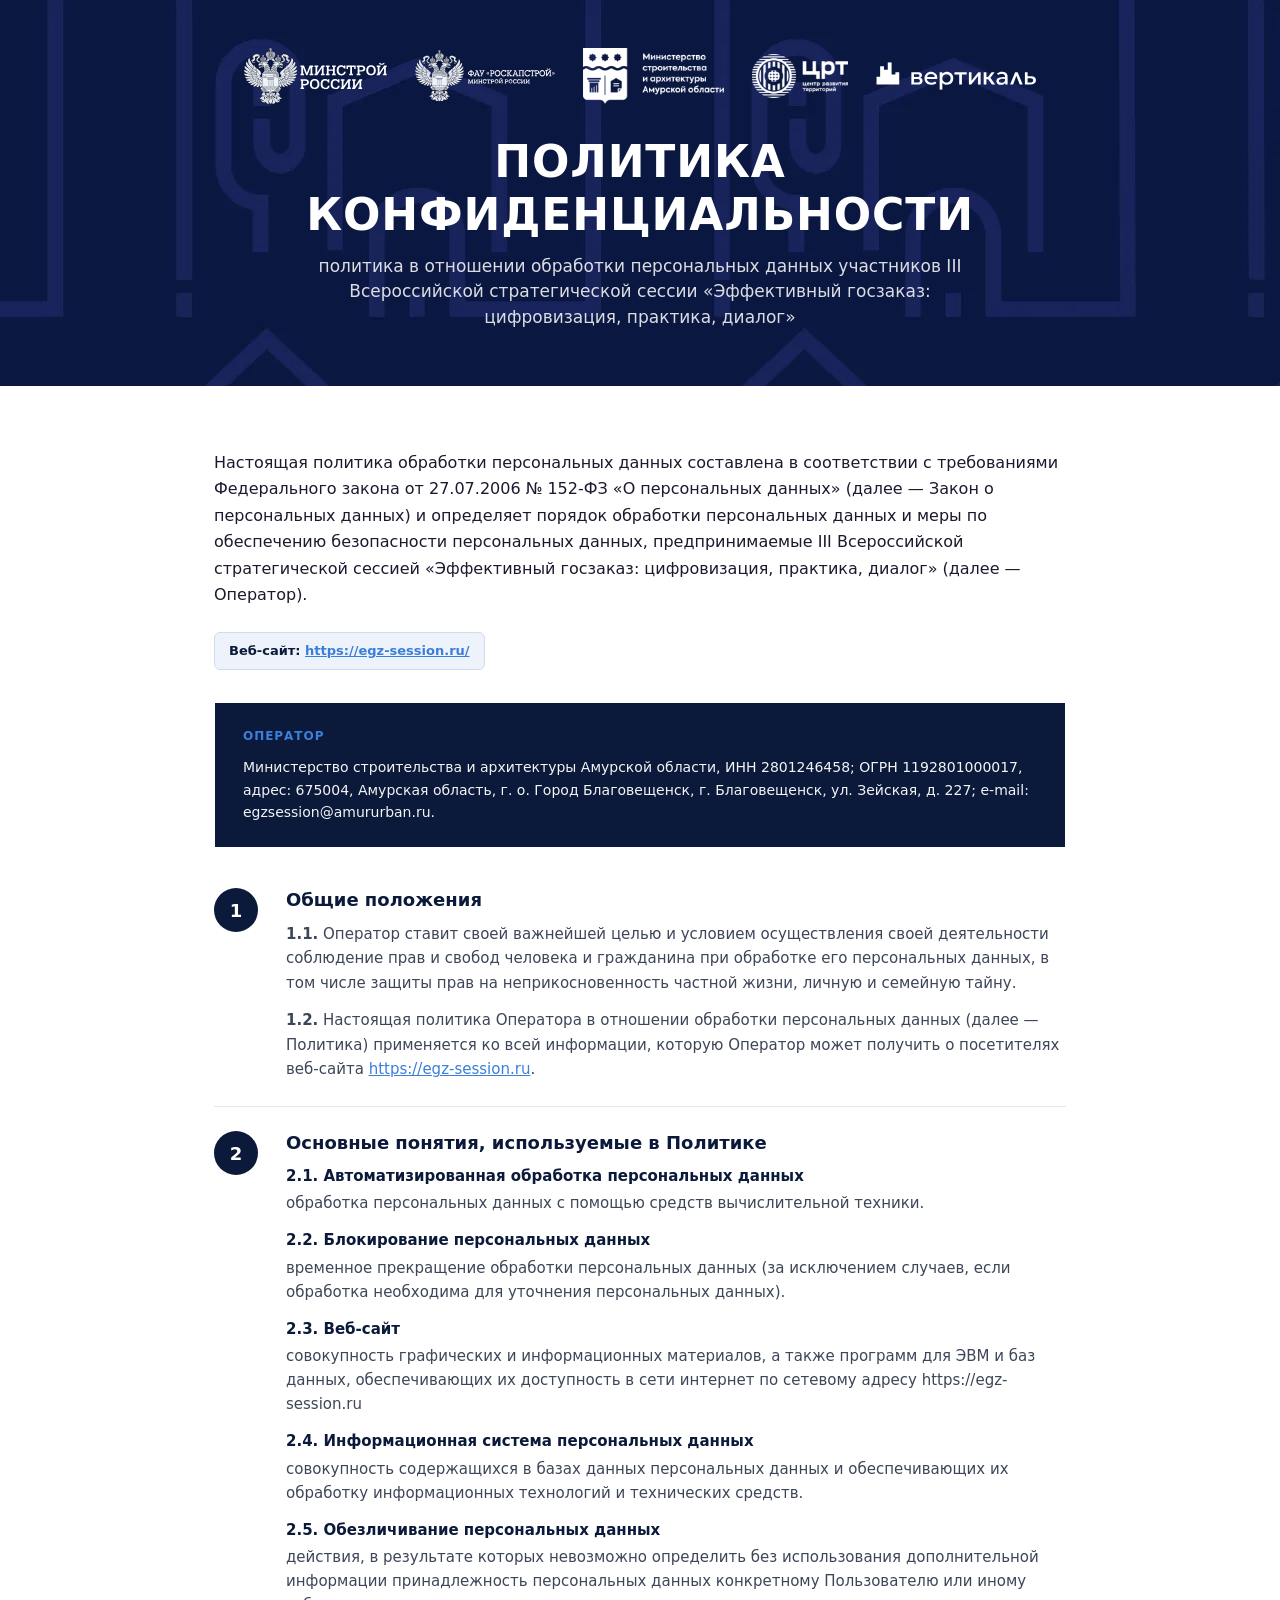
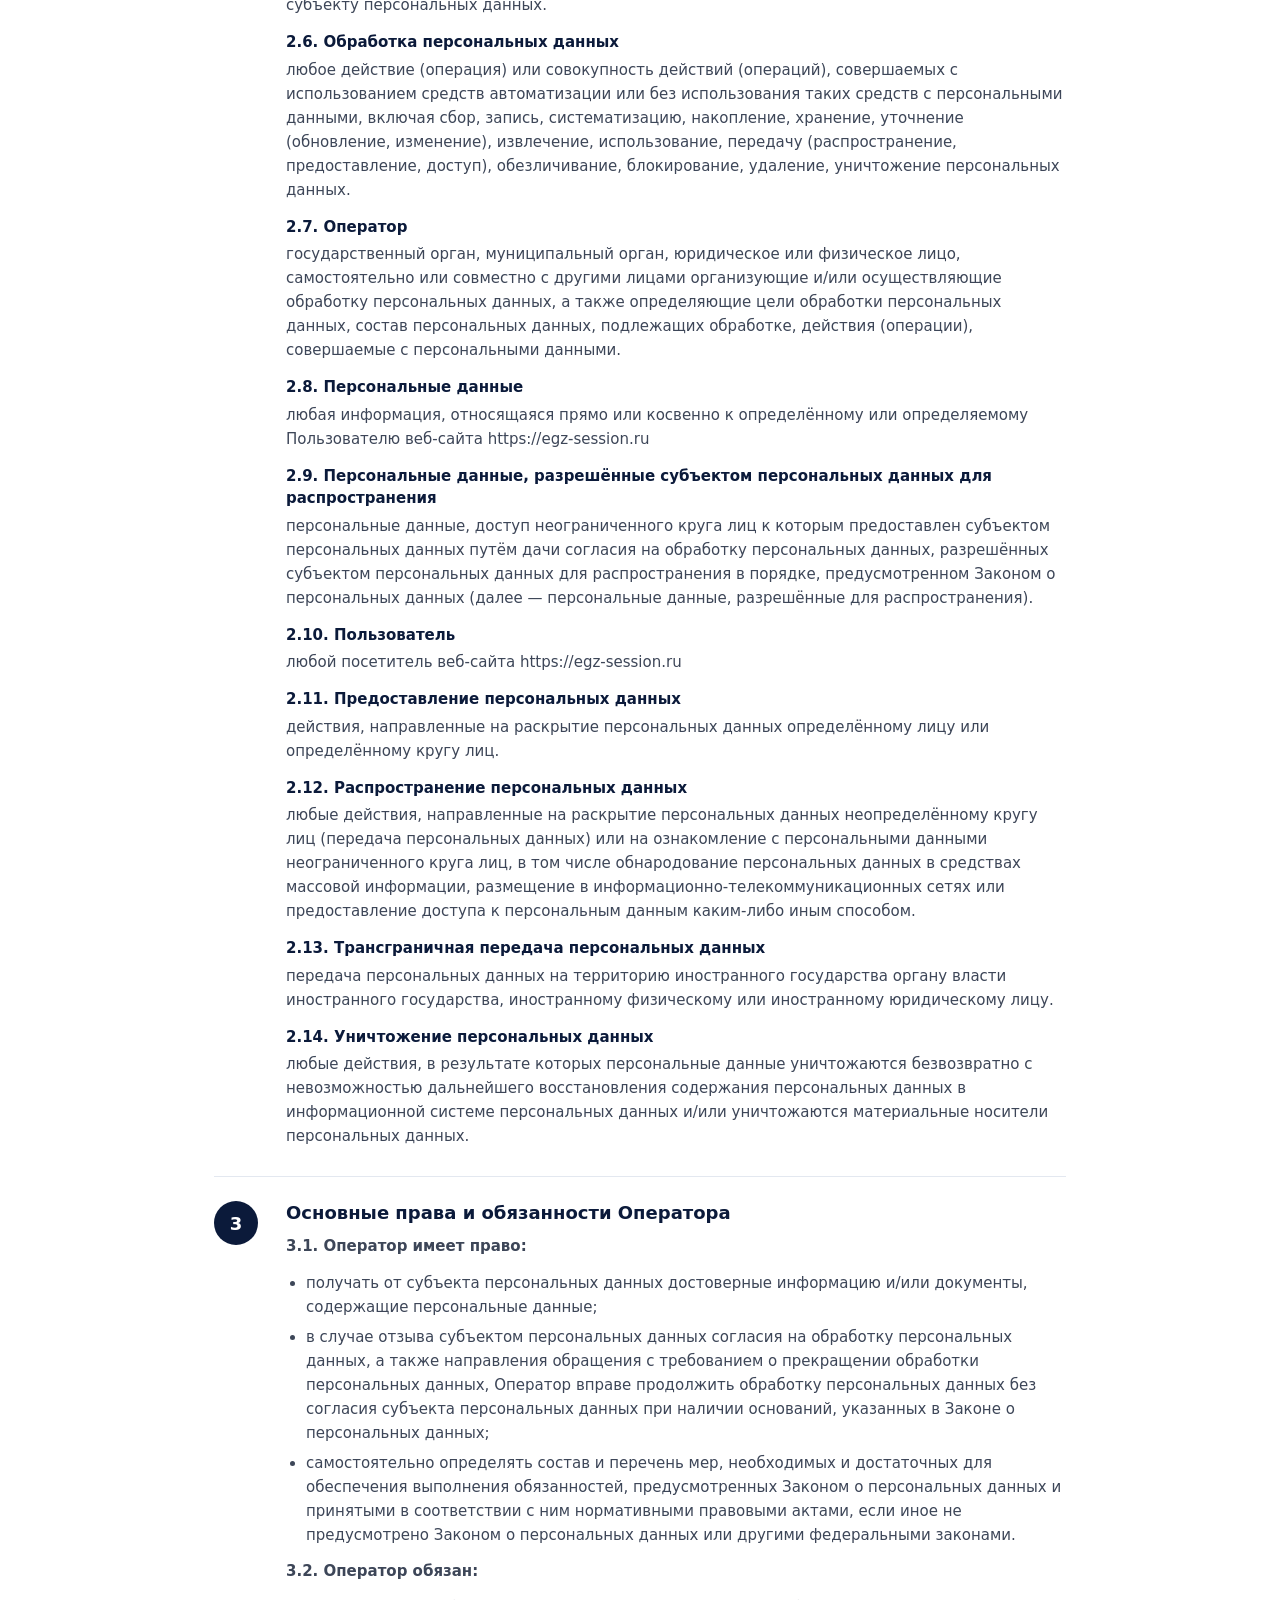
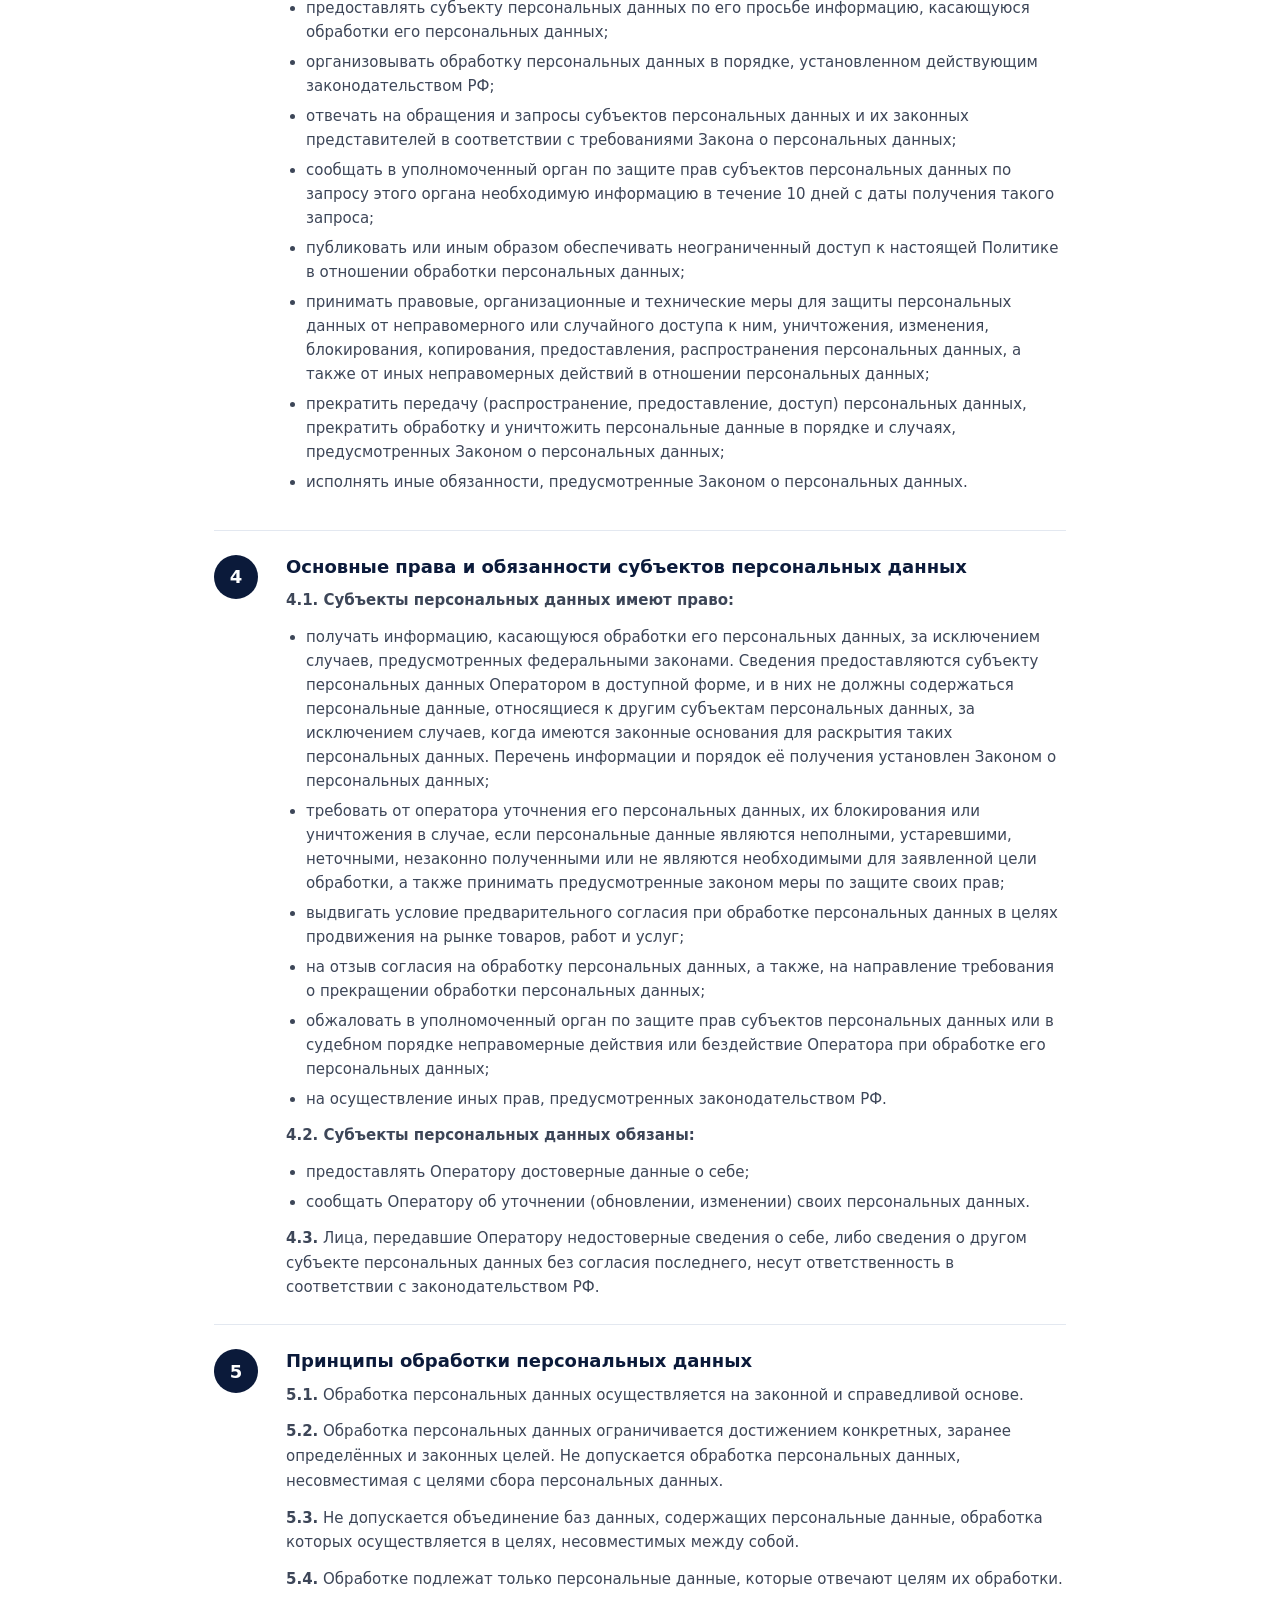
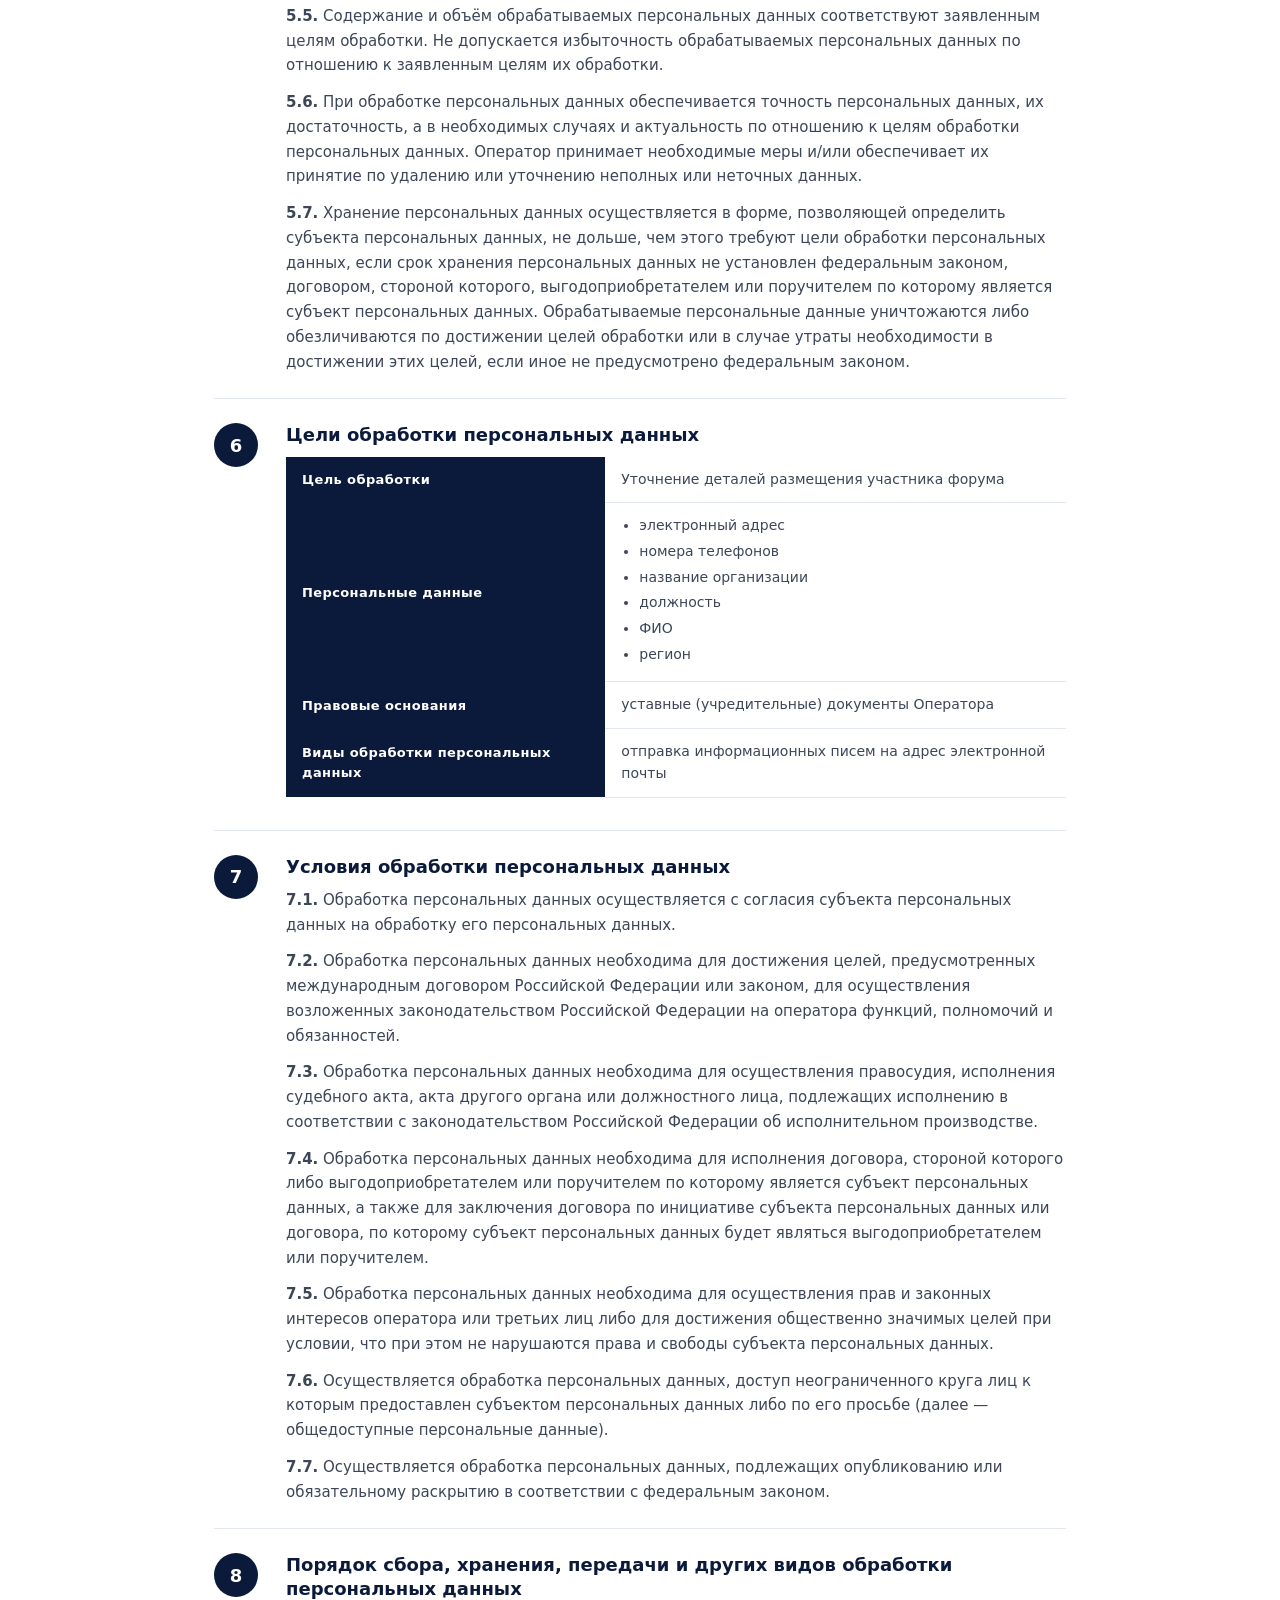
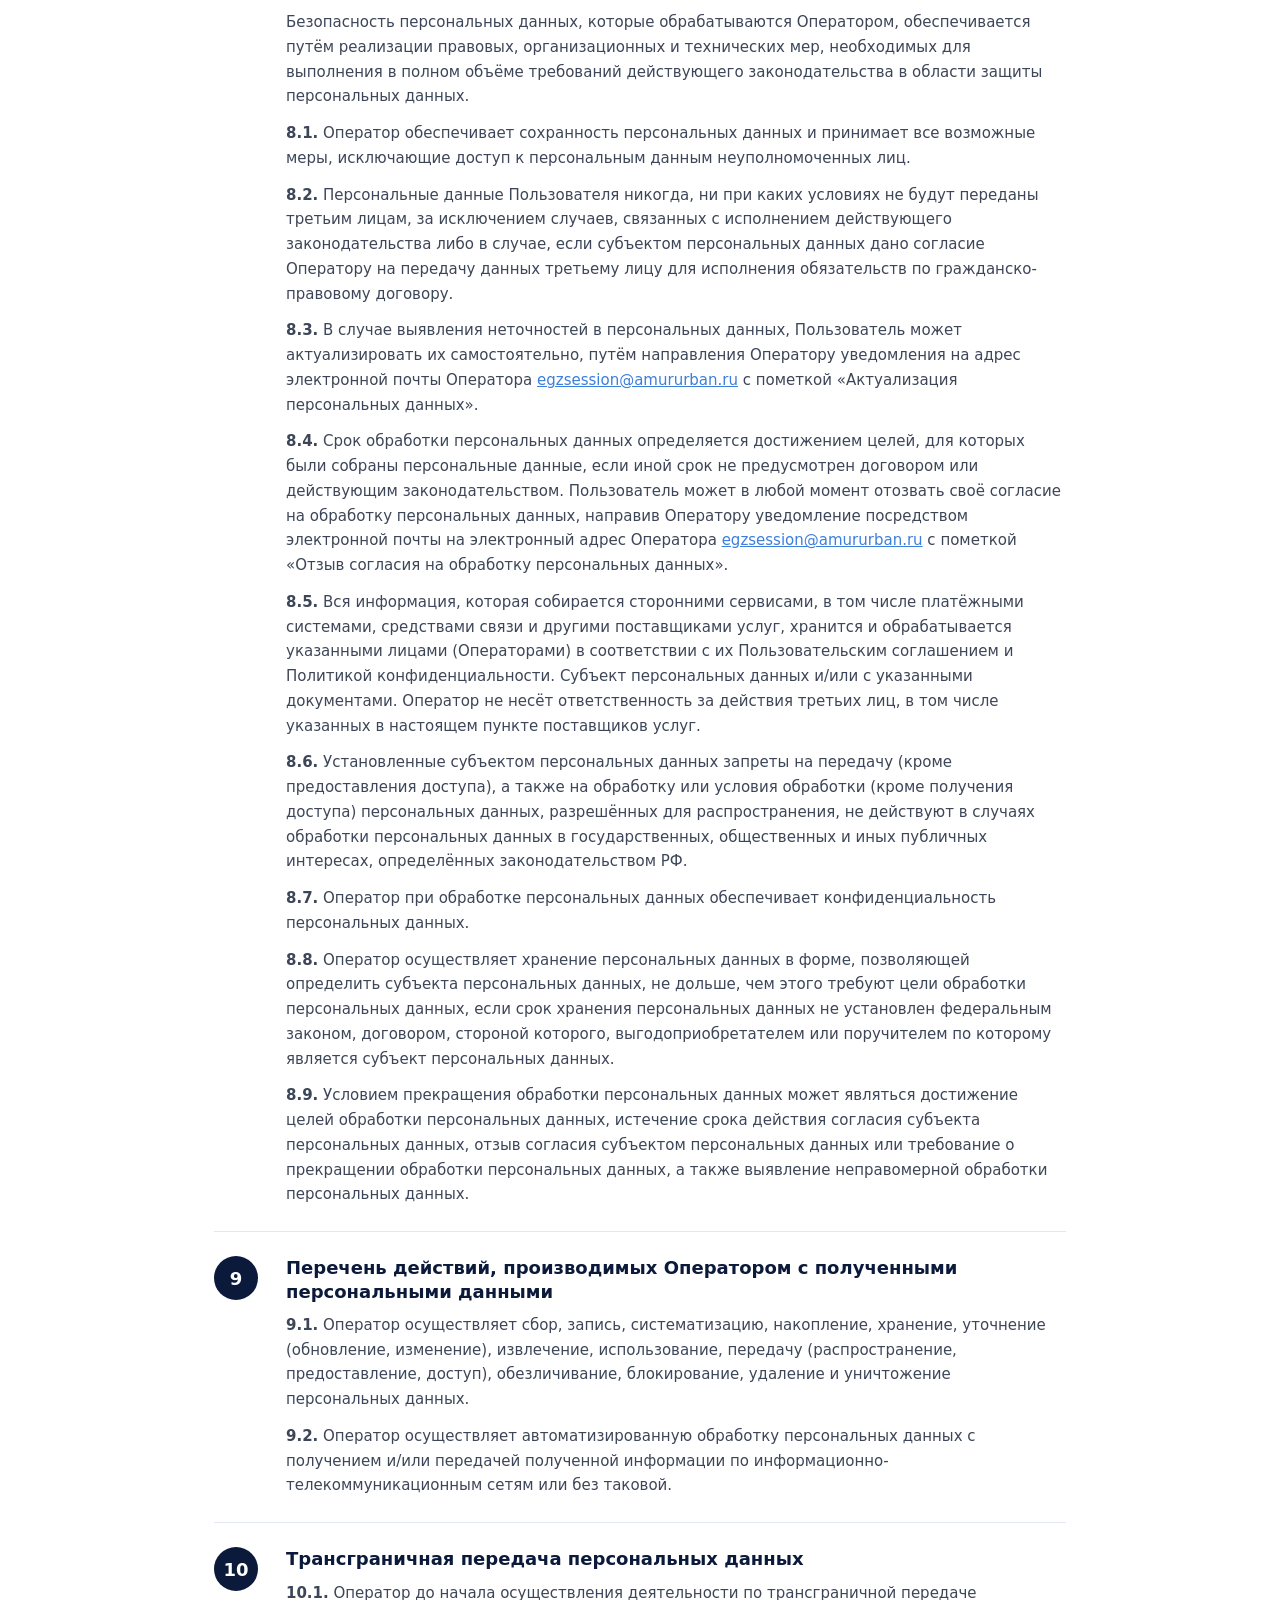
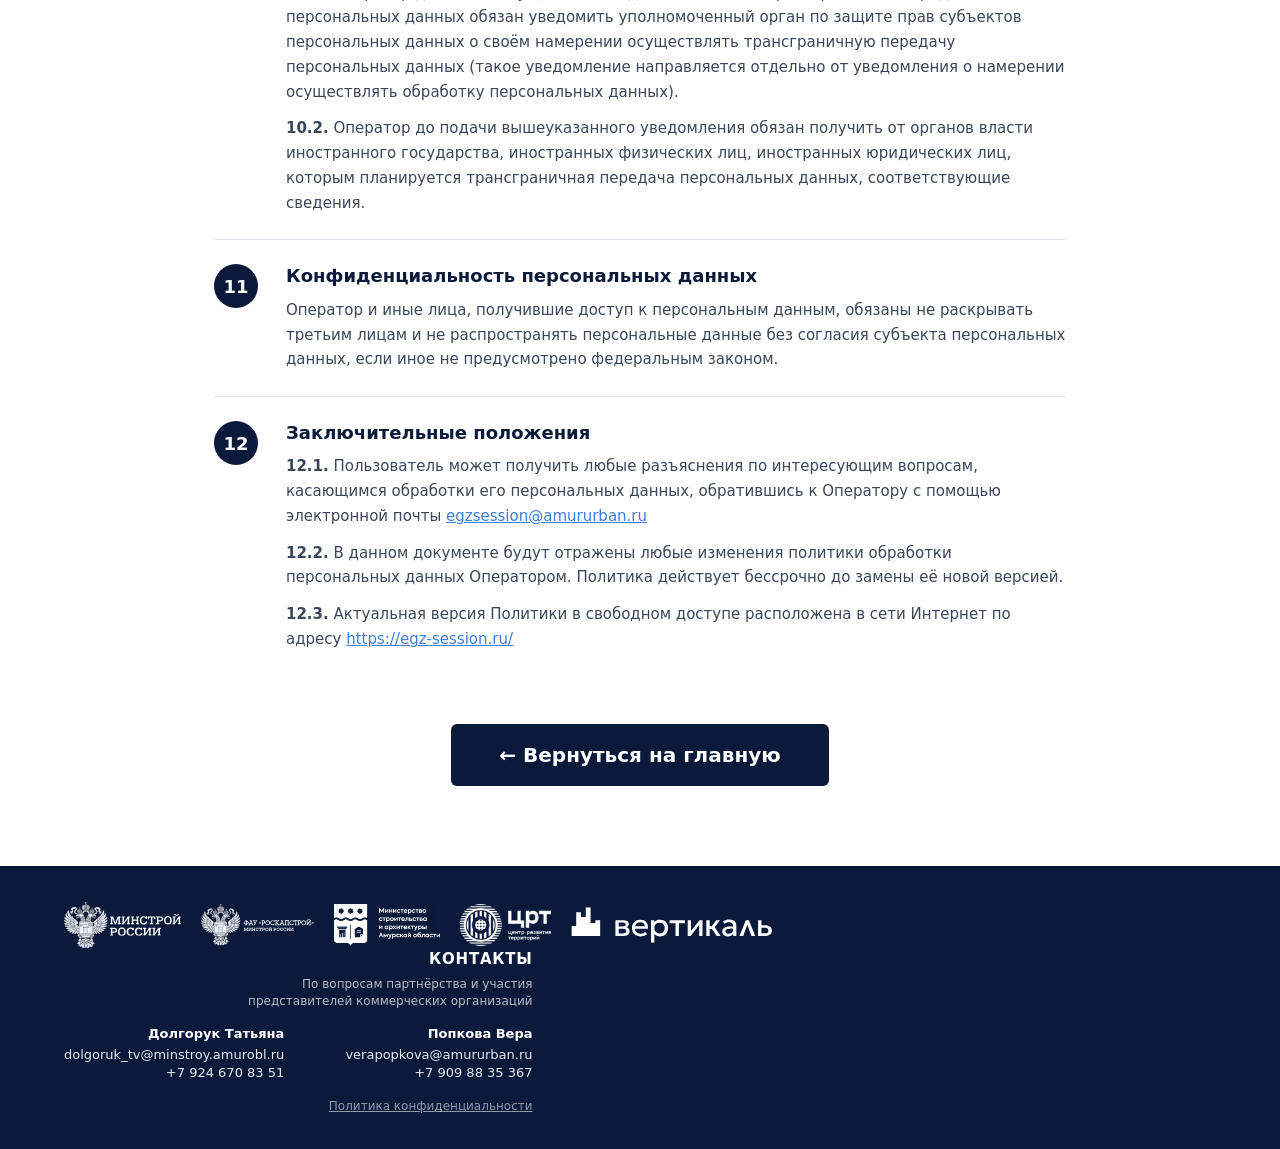
<file: confidense.html>
<!DOCTYPE html>
<html lang="ru">

<head>
  <meta charset="utf-8">
  <meta name="viewport" content="width=device-width, initial-scale=1.0">
  <title>Политика конфиденциальности — Эффективный госзаказ</title>
  <link rel="icon" type="image/svg+xml" href="./img/icon.svg">
  <link rel="alternate icon" href="/favicon.ico">
  <link rel="stylesheet" href="css/style.css">
  <style>
    /* ===== Страница политики (локальные стили в духе проекта) ===== */
    .consent-hero {
      position: relative;
      background: #0B1A3A;
      color: #fff;
      overflow: hidden;
      padding: 48px 0 56px;
    }

    .consent-hero__pattern {
      position: absolute;
      inset: 0;
      z-index: 0;
      pointer-events: none;
      background-image: url('../img/pattern.png');
      background-repeat: repeat;
      background-position: center top;
      opacity: 1;
    }

    .consent-hero .container {
      position: relative;
      z-index: 1;
      display: flex;
      flex-direction: column;
      align-items: center;
      text-align: center;
    }

    .consent-hero__logos {
      display: flex;
      align-items: center;
      justify-content: center;
      gap: 28px;
      flex-wrap: wrap;
      margin-bottom: 32px;
    }

    .consent-hero__logos .logo {
      height: 48px;
      width: auto;
      object-fit: contain;
    }

    .consent-hero__logos .logo--minstroy { height: 56px; }
    .consent-hero__logos .logo--roskap { height: 52px; }
    .consent-hero__logos .logo--crt { height: 44px; }
    .consent-hero__logos .logogo { width: 160px; }

    .consent-hero__title {
      font-size: clamp(24px, 4vw, 44px);
      font-weight: 800;
      letter-spacing: 0.02em;
      line-height: 1.2;
      max-width: 900px;
      margin-bottom: 12px;
    }

    .consent-hero__subtitle {
      font-size: clamp(14px, 1.8vw, 17px);
      opacity: 0.85;
      max-width: 720px;
      line-height: 1.5;
    }

    /* ===== Тело документа ===== */
    .consent {
      padding: 64px 0 80px;
      background: #fff;
    }

    .consent__inner {
      max-width: 900px;
      margin: 0 auto;
    }

    .consent__lead {
      font-size: 16px;
      line-height: 1.65;
      color: #1a1a2e;
      margin-bottom: 24px;
    }

    .consent__lead strong {
      color: #0B1A3A;
    }

    .consent__site {
      display: inline-block;
      font-size: 13px;
      font-weight: 600;
      color: #0B1A3A;
      background: #EEF3FB;
      border: 1px solid #D0DCEC;
      border-radius: 6px;
      padding: 8px 14px;
      margin-bottom: 32px;
    }

    .consent__site a {
      color: #3B7EDC;
      text-decoration: underline;
    }

    /* Карточка оператора */
    .consent-operator {
      background: #0B1A3A;
      color: #fff;
      border: 1px solid #fff;
      padding: 24px 28px;
      margin-bottom: 40px;
      font-size: 14px;
      line-height: 1.6;
    }

    .consent-operator__label {
      font-size: 12px;
      font-weight: 700;
      letter-spacing: 0.08em;
      color: #3B7EDC;
      text-transform: uppercase;
      margin-bottom: 10px;
    }

    .consent-operator p {
      margin: 0;
      opacity: 0.95;
    }

    /* Разделы документа */
    .consent-item {
      display: grid;
      grid-template-columns: 56px 1fr;
      column-gap: 16px;
      padding: 24px 0;
      border-top: 1px solid #E3E8F0;
    }

    .consent-item:first-of-type {
      border-top: none;
      padding-top: 0;
    }

    .consent-item__num {
      width: 44px;
      height: 44px;
      border-radius: 50%;
      background: #0B1A3A;
      color: #fff;
      font-size: 18px;
      font-weight: 800;
      display: flex;
      align-items: center;
      justify-content: center;
      flex-shrink: 0;
    }

    .consent-item__title {
      font-size: 18px;
      font-weight: 700;
      color: #0B1A3A;
      line-height: 1.3;
      margin-bottom: 10px;
    }

    .consent-item__text {
      font-size: 15px;
      line-height: 1.65;
      color: #3d4658;
      margin: 0 0 12px;
    }

    .consent-item__text:last-child {
      margin-bottom: 0;
    }

    .consent-item__text a {
      color: #3B7EDC;
      text-decoration: underline;
    }

    /* Списки внутри разделов */
    .consent-list {
      margin: 0 0 12px;
      padding-left: 20px;
    }

    .consent-list li {
      font-size: 15px;
      line-height: 1.6;
      color: #3d4658;
      list-style: disc;
      margin-bottom: 6px;
    }

    .consent-list li:last-child {
      margin-bottom: 0;
    }

    /* Глоссарий (раздел 2) */
    .glossary dt {
      font-size: 15px;
      font-weight: 700;
      color: #0B1A3A;
      margin-top: 14px;
      margin-bottom: 4px;
    }

    .glossary dt:first-child {
      margin-top: 0;
    }

    .glossary dd {
      font-size: 15px;
      line-height: 1.6;
      color: #3d4658;
      margin: 0 0 4px;
    }

    /* Таблица целей обработки (раздел 6) */
    .policy-table {
      width: 100%;
      border-collapse: collapse;
      font-size: 14px;
      margin-bottom: 8px;
    }

    .policy-table th {
      background: #0B1A3A;
      color: #fff;
      text-align: left;
      padding: 12px 16px;
      font-size: 13px;
      font-weight: 700;
      letter-spacing: 0.03em;
    }

    .policy-table td {
      padding: 12px 16px;
      border-bottom: 1px solid #E3E8F0;
      color: #3d4658;
      line-height: 1.55;
      vertical-align: top;
    }

    .policy-table ul {
      margin: 0;
      padding-left: 18px;
      list-style: disc;
    }

    .policy-table ul li {
      margin-bottom: 4px;
    }

    /* Блок возврата */
    .consent__back {
      text-align: center;
      margin-top: 48px;
    }

    @media (max-width: 600px) {
      .consent {
        padding: 48px 0 64px;
      }

      .consent-item {
        grid-template-columns: 1fr;
        row-gap: 12px;
      }

      .consent-operator {
        padding: 20px;
      }

      .policy-table {
        display: block;
        overflow-x: auto;
      }
    }
  </style>
</head>

<body>
  <!-- ШАПКА -->
  <header class="consent-hero">
    <div class="consent-hero__pattern"></div>
    <div class="container">
      <div class="consent-hero__logos">
        <!-- <img src="img/logo1.svg" alt="Министерство строительства и архитектуры Амурской области"
          class="logo logo--minstroy">
        <img src="img/logo2.svg" alt="ФАУ Роскапстрой" class="logo logo--roskap">
        <img src="img/logo3.svg" alt="ЦРТ — Центр развития территорий" class="logo logo--crt">
        <img class="logogo logo logo--crt" src="img/logo4.svg" alt="Вертикаль"> -->
         <img src="img/logo0.svg" alt="Минстрой России" class="logo logo--minstroy">
        <img src="img/logo2.svg" alt="ФАУ Роскапстрой" class="logo logo--roskap">
        <img src="img/logo1.svg" alt="Министерство строительства и архитектуры Амурской области"
          class="logo logo--minstroy">
        <img src="img/logo3.svg" alt="ЦРТ — Центр развития территорий" class="logo logo--crt">
        <img class="logogo logo logo--crt" src="img/logo4.svg" alt="Вертикаль">
      </div>

      <h1 class="consent-hero__title">ПОЛИТИКА КОНФИДЕНЦИАЛЬНОСТИ</h1>
      <p class="consent-hero__subtitle">политика в отношении обработки персональных данных участников III
        Всероссийской стратегической сессии «Эффективный госзаказ: цифровизация, практика, диалог»</p>
    </div>
  </header>

  <!-- ТЕЛО ДОКУМЕНТА -->
  <main class="consent">
    <div class="container consent__inner">

      <p class="consent__lead">
        Настоящая политика обработки персональных данных составлена в соответствии с требованиями Федерального закона
        от 27.07.2006 №&nbsp;152-ФЗ «О персональных данных» (далее — Закон о персональных данных) и определяет порядок
        обработки персональных данных и меры по обеспечению безопасности персональных данных, предпринимаемые III
        Всероссийской стратегической сессией «Эффективный госзаказ: цифровизация, практика, диалог» (далее — Оператор).
      </p>

      <div class="consent__site">
        Веб-сайт: <a href="https://egz-session.ru/" target="_blank" rel="noopener noreferrer">https://egz-session.ru/</a>
      </div>

      <div class="consent-operator">
        <div class="consent-operator__label">Оператор</div>
        <p>Министерство строительства и архитектуры Амурской области, ИНН 2801246458; ОГРН 1192801000017, адрес:
          675004, Амурская область, г.&nbsp;о. Город Благовещенск, г.&nbsp;Благовещенск, ул.&nbsp;Зейская, д.&nbsp;227;
          e-mail: egzsession@amururban.ru.</p>
      </div>

      <!-- 1 -->
      <article class="consent-item">
        <div class="consent-item__num">1</div>
        <div>
          <h2 class="consent-item__title">Общие положения</h2>
          <p class="consent-item__text"><strong>1.1.</strong> Оператор ставит своей важнейшей целью и условием
            осуществления своей деятельности соблюдение прав и свобод человека и гражданина при обработке его
            персональных данных, в том числе защиты прав на неприкосновенность частной жизни, личную и семейную тайну.
          </p>
          <p class="consent-item__text"><strong>1.2.</strong> Настоящая политика Оператора в отношении обработки
            персональных данных (далее — Политика) применяется ко всей информации, которую Оператор может получить о
            посетителях веб-сайта <a href="https://egz-session.ru/" target="_blank" rel="noopener noreferrer">https://egz-session.ru</a>.</p>
        </div>
      </article>

      <!-- 2 -->
      <article class="consent-item">
        <div class="consent-item__num">2</div>
        <div>
          <h2 class="consent-item__title">Основные понятия, используемые в Политике</h2>
          <dl class="glossary">
            <dt>2.1. Автоматизированная обработка персональных данных</dt>
            <dd>обработка персональных данных с помощью средств вычислительной техники.</dd>

            <dt>2.2. Блокирование персональных данных</dt>
            <dd>временное прекращение обработки персональных данных (за исключением случаев, если обработка необходима
              для уточнения персональных данных).</dd>

            <dt>2.3. Веб-сайт</dt>
            <dd>совокупность графических и информационных материалов, а также программ для ЭВМ и баз данных,
              обеспечивающих их доступность в сети интернет по сетевому адресу
              <a href="https://egz-session.ru/" target="_blank" rel="noopener noreferrer">https://egz-session.ru</a></dd>

            <dt>2.4. Информационная система персональных данных</dt>
            <dd>совокупность содержащихся в базах данных персональных данных и обеспечивающих их обработку
              информационных технологий и технических средств.</dd>

            <dt>2.5. Обезличивание персональных данных</dt>
            <dd>действия, в результате которых невозможно определить без использования дополнительной информации
              принадлежность персональных данных конкретному Пользователю или иному субъекту персональных данных.</dd>

            <dt>2.6. Обработка персональных данных</dt>
            <dd>любое действие (операция) или совокупность действий (операций), совершаемых с использованием средств
              автоматизации или без использования таких средств с персональными данными, включая сбор, запись,
              систематизацию, накопление, хранение, уточнение (обновление, изменение), извлечение, использование,
              передачу (распространение, предоставление, доступ), обезличивание, блокирование, удаление, уничтожение
              персональных данных.</dd>

            <dt>2.7. Оператор</dt>
            <dd>государственный орган, муниципальный орган, юридическое или физическое лицо, самостоятельно или
              совместно с другими лицами организующие и/или осуществляющие обработку персональных данных, а также
              определяющие цели обработки персональных данных, состав персональных данных, подлежащих обработке,
              действия (операции), совершаемые с персональными данными.</dd>

            <dt>2.8. Персональные данные</dt>
            <dd>любая информация, относящаяся прямо или косвенно к определённому или определяемому Пользователю
              веб-сайта <a href="https://egz-session.ru/" target="_blank" rel="noopener noreferrer">https://egz-session.ru</a></dd>

            <dt>2.9. Персональные данные, разрешённые субъектом персональных данных для распространения</dt>
            <dd>персональные данные, доступ неограниченного круга лиц к которым предоставлен субъектом персональных
              данных путём дачи согласия на обработку персональных данных, разрешённых субъектом персональных данных для
              распространения в порядке, предусмотренном Законом о персональных данных (далее — персональные данные,
              разрешённые для распространения).</dd>

            <dt>2.10. Пользователь</dt>
            <dd>любой посетитель веб-сайта
              <a href="https://egz-session.ru/" target="_blank" rel="noopener noreferrer">https://egz-session.ru</a></dd>

            <dt>2.11. Предоставление персональных данных</dt>
            <dd>действия, направленные на раскрытие персональных данных определённому лицу или определённому кругу
              лиц.</dd>

            <dt>2.12. Распространение персональных данных</dt>
            <dd>любые действия, направленные на раскрытие персональных данных неопределённому кругу лиц (передача
              персональных данных) или на ознакомление с персональными данными неограниченного круга лиц, в том числе
              обнародование персональных данных в средствах массовой информации, размещение в
              информационно-телекоммуникационных сетях или предоставление доступа к персональным данным каким-либо иным
              способом.</dd>

            <dt>2.13. Трансграничная передача персональных данных</dt>
            <dd>передача персональных данных на территорию иностранного государства органу власти иностранного
              государства, иностранному физическому или иностранному юридическому лицу.</dd>

            <dt>2.14. Уничтожение персональных данных</dt>
            <dd>любые действия, в результате которых персональные данные уничтожаются безвозвратно с невозможностью
              дальнейшего восстановления содержания персональных данных в информационной системе персональных данных
              и/или уничтожаются материальные носители персональных данных.</dd>
          </dl>
        </div>
      </article>

      <!-- 3 -->
      <article class="consent-item">
        <div class="consent-item__num">3</div>
        <div>
          <h2 class="consent-item__title">Основные права и обязанности Оператора</h2>
          <p class="consent-item__text"><strong>3.1. Оператор имеет право:</strong></p>
          <ul class="consent-list">
            <li>получать от субъекта персональных данных достоверные информацию и/или документы, содержащие персональные
              данные;</li>
            <li>в случае отзыва субъектом персональных данных согласия на обработку персональных данных, а также
              направления обращения с требованием о прекращении обработки персональных данных, Оператор вправе
              продолжить обработку персональных данных без согласия субъекта персональных данных при наличии оснований,
              указанных в Законе о персональных данных;</li>
            <li>самостоятельно определять состав и перечень мер, необходимых и достаточных для обеспечения выполнения
              обязанностей, предусмотренных Законом о персональных данных и принятыми в соответствии с ним нормативными
              правовыми актами, если иное не предусмотрено Законом о персональных данных или другими федеральными
              законами.</li>
          </ul>
          <p class="consent-item__text"><strong>3.2. Оператор обязан:</strong></p>
          <ul class="consent-list">
            <li>предоставлять субъекту персональных данных по его просьбе информацию, касающуюся обработки его
              персональных данных;</li>
            <li>организовывать обработку персональных данных в порядке, установленном действующим законодательством
              РФ;</li>
            <li>отвечать на обращения и запросы субъектов персональных данных и их законных представителей в
              соответствии с требованиями Закона о персональных данных;</li>
            <li>сообщать в уполномоченный орган по защите прав субъектов персональных данных по запросу этого органа
              необходимую информацию в течение 10 дней с даты получения такого запроса;</li>
            <li>публиковать или иным образом обеспечивать неограниченный доступ к настоящей Политике в отношении
              обработки персональных данных;</li>
            <li>принимать правовые, организационные и технические меры для защиты персональных данных от неправомерного
              или случайного доступа к ним, уничтожения, изменения, блокирования, копирования, предоставления,
              распространения персональных данных, а также от иных неправомерных действий в отношении персональных
              данных;</li>
            <li>прекратить передачу (распространение, предоставление, доступ) персональных данных, прекратить обработку
              и уничтожить персональные данные в порядке и случаях, предусмотренных Законом о персональных данных;</li>
            <li>исполнять иные обязанности, предусмотренные Законом о персональных данных.</li>
          </ul>
        </div>
      </article>

      <!-- 4 -->
      <article class="consent-item">
        <div class="consent-item__num">4</div>
        <div>
          <h2 class="consent-item__title">Основные права и обязанности субъектов персональных данных</h2>
          <p class="consent-item__text"><strong>4.1. Субъекты персональных данных имеют право:</strong></p>
          <ul class="consent-list">
            <li>получать информацию, касающуюся обработки его персональных данных, за исключением случаев,
              предусмотренных федеральными законами. Сведения предоставляются субъекту персональных данных Оператором в
              доступной форме, и в них не должны содержаться персональные данные, относящиеся к другим субъектам
              персональных данных, за исключением случаев, когда имеются законные основания для раскрытия таких
              персональных данных. Перечень информации и порядок её получения установлен Законом о персональных
              данных;</li>
            <li>требовать от оператора уточнения его персональных данных, их блокирования или уничтожения в случае, если
              персональные данные являются неполными, устаревшими, неточными, незаконно полученными или не являются
              необходимыми для заявленной цели обработки, а также принимать предусмотренные законом меры по защите своих
              прав;</li>
            <li>выдвигать условие предварительного согласия при обработке персональных данных в целях продвижения на
              рынке товаров, работ и услуг;</li>
            <li>на отзыв согласия на обработку персональных данных, а также, на направление требования о прекращении
              обработки персональных данных;</li>
            <li>обжаловать в уполномоченный орган по защите прав субъектов персональных данных или в судебном порядке
              неправомерные действия или бездействие Оператора при обработке его персональных данных;</li>
            <li>на осуществление иных прав, предусмотренных законодательством РФ.</li>
          </ul>
          <p class="consent-item__text"><strong>4.2. Субъекты персональных данных обязаны:</strong></p>
          <ul class="consent-list">
            <li>предоставлять Оператору достоверные данные о себе;</li>
            <li>сообщать Оператору об уточнении (обновлении, изменении) своих персональных данных.</li>
          </ul>
          <p class="consent-item__text"><strong>4.3.</strong> Лица, передавшие Оператору недостоверные сведения о себе,
            либо сведения о другом субъекте персональных данных без согласия последнего, несут ответственность в
            соответствии с законодательством РФ.</p>
        </div>
      </article>

      <!-- 5 -->
      <article class="consent-item">
        <div class="consent-item__num">5</div>
        <div>
          <h2 class="consent-item__title">Принципы обработки персональных данных</h2>
          <p class="consent-item__text"><strong>5.1.</strong> Обработка персональных данных осуществляется на законной
            и справедливой основе.</p>
          <p class="consent-item__text"><strong>5.2.</strong> Обработка персональных данных ограничивается
            достижением конкретных, заранее определённых и законных целей. Не допускается обработка персональных
            данных, несовместимая с целями сбора персональных данных.</p>
          <p class="consent-item__text"><strong>5.3.</strong> Не допускается объединение баз данных, содержащих
            персональные данные, обработка которых осуществляется в целях, несовместимых между собой.</p>
          <p class="consent-item__text"><strong>5.4.</strong> Обработке подлежат только персональные данные, которые
            отвечают целям их обработки.</p>
          <p class="consent-item__text"><strong>5.5.</strong> Содержание и объём обрабатываемых персональных данных
            соответствуют заявленным целям обработки. Не допускается избыточность обрабатываемых персональных данных по
            отношению к заявленным целям их обработки.</p>
          <p class="consent-item__text"><strong>5.6.</strong> При обработке персональных данных обеспечивается точность
            персональных данных, их достаточность, а в необходимых случаях и актуальность по отношению к целям обработки
            персональных данных. Оператор принимает необходимые меры и/или обеспечивает их принятие по удалению или
            уточнению неполных или неточных данных.</p>
          <p class="consent-item__text"><strong>5.7.</strong> Хранение персональных данных осуществляется в форме,
            позволяющей определить субъекта персональных данных, не дольше, чем этого требуют цели обработки
            персональных данных, если срок хранения персональных данных не установлен федеральным законом, договором,
            стороной которого, выгодоприобретателем или поручителем по которому является субъект персональных данных.
            Обрабатываемые персональные данные уничтожаются либо обезличиваются по достижении целей обработки или в
            случае утраты необходимости в достижении этих целей, если иное не предусмотрено федеральным законом.</p>
        </div>
      </article>

      <!-- 6 -->
      <article class="consent-item">
        <div class="consent-item__num">6</div>
        <div>
          <h2 class="consent-item__title">Цели обработки персональных данных</h2>
          <table class="policy-table">
            <tr>
              <th>Цель обработки</th>
              <td>Уточнение деталей размещения участника форума</td>
            </tr>
            <tr>
              <th>Персональные данные</th>
              <td>
                <ul>
                  <li>электронный адрес</li>
                  <li>номера телефонов</li>
                  <li>название организации</li>
                  <li>должность</li>
                  <li>ФИО</li>
                  <li>регион</li>
                </ul>
              </td>
            </tr>
            <tr>
              <th>Правовые основания</th>
              <td>уставные (учредительные) документы Оператора</td>
            </tr>
            <tr>
              <th>Виды обработки персональных данных</th>
              <td>отправка информационных писем на адрес электронной почты</td>
            </tr>
          </table>
        </div>
      </article>

      <!-- 7 -->
      <article class="consent-item">
        <div class="consent-item__num">7</div>
        <div>
          <h2 class="consent-item__title">Условия обработки персональных данных</h2>
          <p class="consent-item__text"><strong>7.1.</strong> Обработка персональных данных осуществляется с согласия
            субъекта персональных данных на обработку его персональных данных.</p>
          <p class="consent-item__text"><strong>7.2.</strong> Обработка персональных данных необходима для достижения
            целей, предусмотренных международным договором Российской Федерации или законом, для осуществления
            возложенных законодательством Российской Федерации на оператора функций, полномочий и обязанностей.</p>
          <p class="consent-item__text"><strong>7.3.</strong> Обработка персональных данных необходима для
            осуществления правосудия, исполнения судебного акта, акта другого органа или должностного лица, подлежащих
            исполнению в соответствии с законодательством Российской Федерации об исполнительном производстве.</p>
          <p class="consent-item__text"><strong>7.4.</strong> Обработка персональных данных необходима для исполнения
            договора, стороной которого либо выгодоприобретателем или поручителем по которому является субъект
            персональных данных, а также для заключения договора по инициативе субъекта персональных данных или
            договора, по которому субъект персональных данных будет являться выгодоприобретателем или поручителем.</p>
          <p class="consent-item__text"><strong>7.5.</strong> Обработка персональных данных необходима для
            осуществления прав и законных интересов оператора или третьих лиц либо для достижения общественно значимых
            целей при условии, что при этом не нарушаются права и свободы субъекта персональных данных.</p>
          <p class="consent-item__text"><strong>7.6.</strong> Осуществляется обработка персональных данных, доступ
            неограниченного круга лиц к которым предоставлен субъектом персональных данных либо по его просьбе
            (далее — общедоступные персональные данные).</p>
          <p class="consent-item__text"><strong>7.7.</strong> Осуществляется обработка персональных данных, подлежащих
            опубликованию или обязательному раскрытию в соответствии с федеральным законом.</p>
        </div>
      </article>

      <!-- 8 -->
      <article class="consent-item">
        <div class="consent-item__num">8</div>
        <div>
          <h2 class="consent-item__title">Порядок сбора, хранения, передачи и других видов обработки персональных
            данных</h2>
          <p class="consent-item__text">Безопасность персональных данных, которые обрабатываются Оператором,
            обеспечивается путём реализации правовых, организационных и технических мер, необходимых для выполнения в
            полном объёме требований действующего законодательства в области защиты персональных данных.</p>
          <p class="consent-item__text"><strong>8.1.</strong> Оператор обеспечивает сохранность персональных данных и
            принимает все возможные меры, исключающие доступ к персональным данным неуполномоченных лиц.</p>
          <p class="consent-item__text"><strong>8.2.</strong> Персональные данные Пользователя никогда, ни при каких
            условиях не будут переданы третьим лицам, за исключением случаев, связанных с исполнением действующего
            законодательства либо в случае, если субъектом персональных данных дано согласие Оператору на передачу
            данных третьему лицу для исполнения обязательств по гражданско-правовому договору.</p>
          <p class="consent-item__text"><strong>8.3.</strong> В случае выявления неточностей в персональных данных,
            Пользователь может актуализировать их самостоятельно, путём направления Оператору уведомления на адрес
            электронной почты Оператора <a href="mailto:egzsession@amururban.ru">egzsession@amururban.ru</a> с пометкой
            «Актуализация персональных данных».</p>
          <p class="consent-item__text"><strong>8.4.</strong> Срок обработки персональных данных определяется
            достижением целей, для которых были собраны персональные данные, если иной срок не предусмотрен договором
            или действующим законодательством. Пользователь может в любой момент отозвать своё согласие на обработку
            персональных данных, направив Оператору уведомление посредством электронной почты на электронный адрес
            Оператора <a href="mailto:egzsession@amururban.ru">egzsession@amururban.ru</a> с пометкой «Отзыв согласия на
            обработку персональных данных».</p>
          <p class="consent-item__text"><strong>8.5.</strong> Вся информация, которая собирается сторонними сервисами,
            в том числе платёжными системами, средствами связи и другими поставщиками услуг, хранится и обрабатывается
            указанными лицами (Операторами) в соответствии с их Пользовательским соглашением и Политикой
            конфиденциальности. Субъект персональных данных и/или с указанными документами. Оператор не несёт
            ответственность за действия третьих лиц, в том числе указанных в настоящем пункте поставщиков услуг.</p>
          <p class="consent-item__text"><strong>8.6.</strong> Установленные субъектом персональных данных запреты на
            передачу (кроме предоставления доступа), а также на обработку или условия обработки (кроме получения
            доступа) персональных данных, разрешённых для распространения, не действуют в случаях обработки
            персональных данных в государственных, общественных и иных публичных интересах, определённых
            законодательством РФ.</p>
          <p class="consent-item__text"><strong>8.7.</strong> Оператор при обработке персональных данных обеспечивает
            конфиденциальность персональных данных.</p>
          <p class="consent-item__text"><strong>8.8.</strong> Оператор осуществляет хранение персональных данных в
            форме, позволяющей определить субъекта персональных данных, не дольше, чем этого требуют цели обработки
            персональных данных, если срок хранения персональных данных не установлен федеральным законом, договором,
            стороной которого, выгодоприобретателем или поручителем по которому является субъект персональных данных.
          </p>
          <p class="consent-item__text"><strong>8.9.</strong> Условием прекращения обработки персональных данных может
            являться достижение целей обработки персональных данных, истечение срока действия согласия субъекта
            персональных данных, отзыв согласия субъектом персональных данных или требование о прекращении обработки
            персональных данных, а также выявление неправомерной обработки персональных данных.</p>
        </div>
      </article>

      <!-- 9 -->
      <article class="consent-item">
        <div class="consent-item__num">9</div>
        <div>
          <h2 class="consent-item__title">Перечень действий, производимых Оператором с полученными персональными
            данными</h2>
          <p class="consent-item__text"><strong>9.1.</strong> Оператор осуществляет сбор, запись, систематизацию,
            накопление, хранение, уточнение (обновление, изменение), извлечение, использование, передачу
            (распространение, предоставление, доступ), обезличивание, блокирование, удаление и уничтожение
            персональных данных.</p>
          <p class="consent-item__text"><strong>9.2.</strong> Оператор осуществляет автоматизированную обработку
            персональных данных с получением и/или передачей полученной информации по информационно-телекоммуникационным
            сетям или без таковой.</p>
        </div>
      </article>

      <!-- 10 -->
      <article class="consent-item">
        <div class="consent-item__num">10</div>
        <div>
          <h2 class="consent-item__title">Трансграничная передача персональных данных</h2>
          <p class="consent-item__text"><strong>10.1.</strong> Оператор до начала осуществления деятельности по
            трансграничной передаче персональных данных обязан уведомить уполномоченный орган по защите прав субъектов
            персональных данных о своём намерении осуществлять трансграничную передачу персональных данных (такое
            уведомление направляется отдельно от уведомления о намерении осуществлять обработку персональных данных).
          </p>
          <p class="consent-item__text"><strong>10.2.</strong> Оператор до подачи вышеуказанного уведомления обязан
            получить от органов власти иностранного государства, иностранных физических лиц, иностранных юридических
            лиц, которым планируется трансграничная передача персональных данных, соответствующие сведения.</p>
        </div>
      </article>

      <!-- 11 -->
      <article class="consent-item">
        <div class="consent-item__num">11</div>
        <div>
          <h2 class="consent-item__title">Конфиденциальность персональных данных</h2>
          <p class="consent-item__text">Оператор и иные лица, получившие доступ к персональным данным, обязаны не
            раскрывать третьим лицам и не распространять персональные данные без согласия субъекта персональных данных,
            если иное не предусмотрено федеральным законом.</p>
        </div>
      </article>

      <!-- 12 -->
      <article class="consent-item">
        <div class="consent-item__num">12</div>
        <div>
          <h2 class="consent-item__title">Заключительные положения</h2>
          <p class="consent-item__text"><strong>12.1.</strong> Пользователь может получить любые разъяснения по
            интересующим вопросам, касающимся обработки его персональных данных, обратившись к Оператору с помощью
            электронной почты <a href="mailto:egzsession@amururban.ru">egzsession@amururban.ru</a></p>
          <p class="consent-item__text"><strong>12.2.</strong> В данном документе будут отражены любые изменения
            политики обработки персональных данных Оператором. Политика действует бессрочно до замены её новой версией.
          </p>
          <p class="consent-item__text"><strong>12.3.</strong> Актуальная версия Политики в свободном доступе расположена
            в сети Интернет по адресу
            <a href="https://egz-session.ru/" target="_blank" rel="noopener noreferrer">https://egz-session.ru/</a></p>
        </div>
      </article>

      <div class="consent__back">
        <a href="index.html" class="btn btn--primary">← Вернуться на главную</a>
      </div>

    </div>
  </main>

  <!-- ПОДВАЛ -->
  <!-- <footer class="footer">
    <div class="container footer__inner">
      <div class="footer__logos">
        <img src="img/logo1.svg" alt="Министерство строительства" class="logo">
        <img src="img/logo2.svg" alt="Роскапстрой" class="logo">
        <img src="img/logo3.svg" alt="ЦРТ" class="logo">
        <img class="logogo logo logo--crt" src="img/logo4.svg" alt="Вертикаль">
      </div>
      <div class="footer__contacts">
        <h3 class="footer__title">КОНТАКТЫ</h3>
        <p class="footer__text">По вопросам партнёрства и участия<br>представителей коммерческих организаций</p>
        <a href="mailto:verapopkova@amururban.ru" class="footer__email">verapopkova@amururban.ru</a>
        <a href="tel:+79098835367" class="footer__phone">+7 909 88 35 367</a>
        <a href="index.html" class="footer__privacy">На главную</a>
      </div>
    </div>
  </footer> -->
  <footer class="footer">
    <div class="container footer__inner">
      <div class="footer__logos">
        <img src="img/logo0.svg" alt="Минстрой России" class="logo logo--minstroy">
        <img src="img/logo2.svg" alt="Роскапстрой" class="logo">
        <img src="img/logo1.svg" alt="Министерство строительства" class="logo">
        <img src="img/logo3.svg" alt="ЦРТ" class="logo">
        <img src="img/logo4.svg" alt="Вертикаль" class="logo logo--crt">
      </div>

      <div class="footer__contacts">
        <h3 class="footer__title">КОНТАКТЫ</h3>
        <p class="footer__text">По вопросам партнёрства и участия<br>представителей коммерческих организаций</p>

        <div class="footer__persons">
          <div class="footer__person">
            <p class="footer__name">Долгорук Татьяна</p>
            <a href="mailto:dolgoruk_tv@minstroy.amurobl.ru" class="footer__email">dolgoruk_tv@minstroy.amurobl.ru</a>
            <a href="tel:+79246708351" class="footer__phone">+7 924 670 83 51</a>
          </div>

          <div class="footer__person">
            <p class="footer__name">Попкова Вера</p>
            <a href="mailto:verapopkova@amururban.ru" class="footer__email">verapopkova@amururban.ru</a>
            <a href="tel:+79098835367" class="footer__phone">+7 909 88 35 367</a>
          </div>
        </div>

        <a href="confidense.html" class="footer__privacy">Политика конфиденциальности</a>
      </div>
    </div>
  </footer>

</body>

</html>
</file>
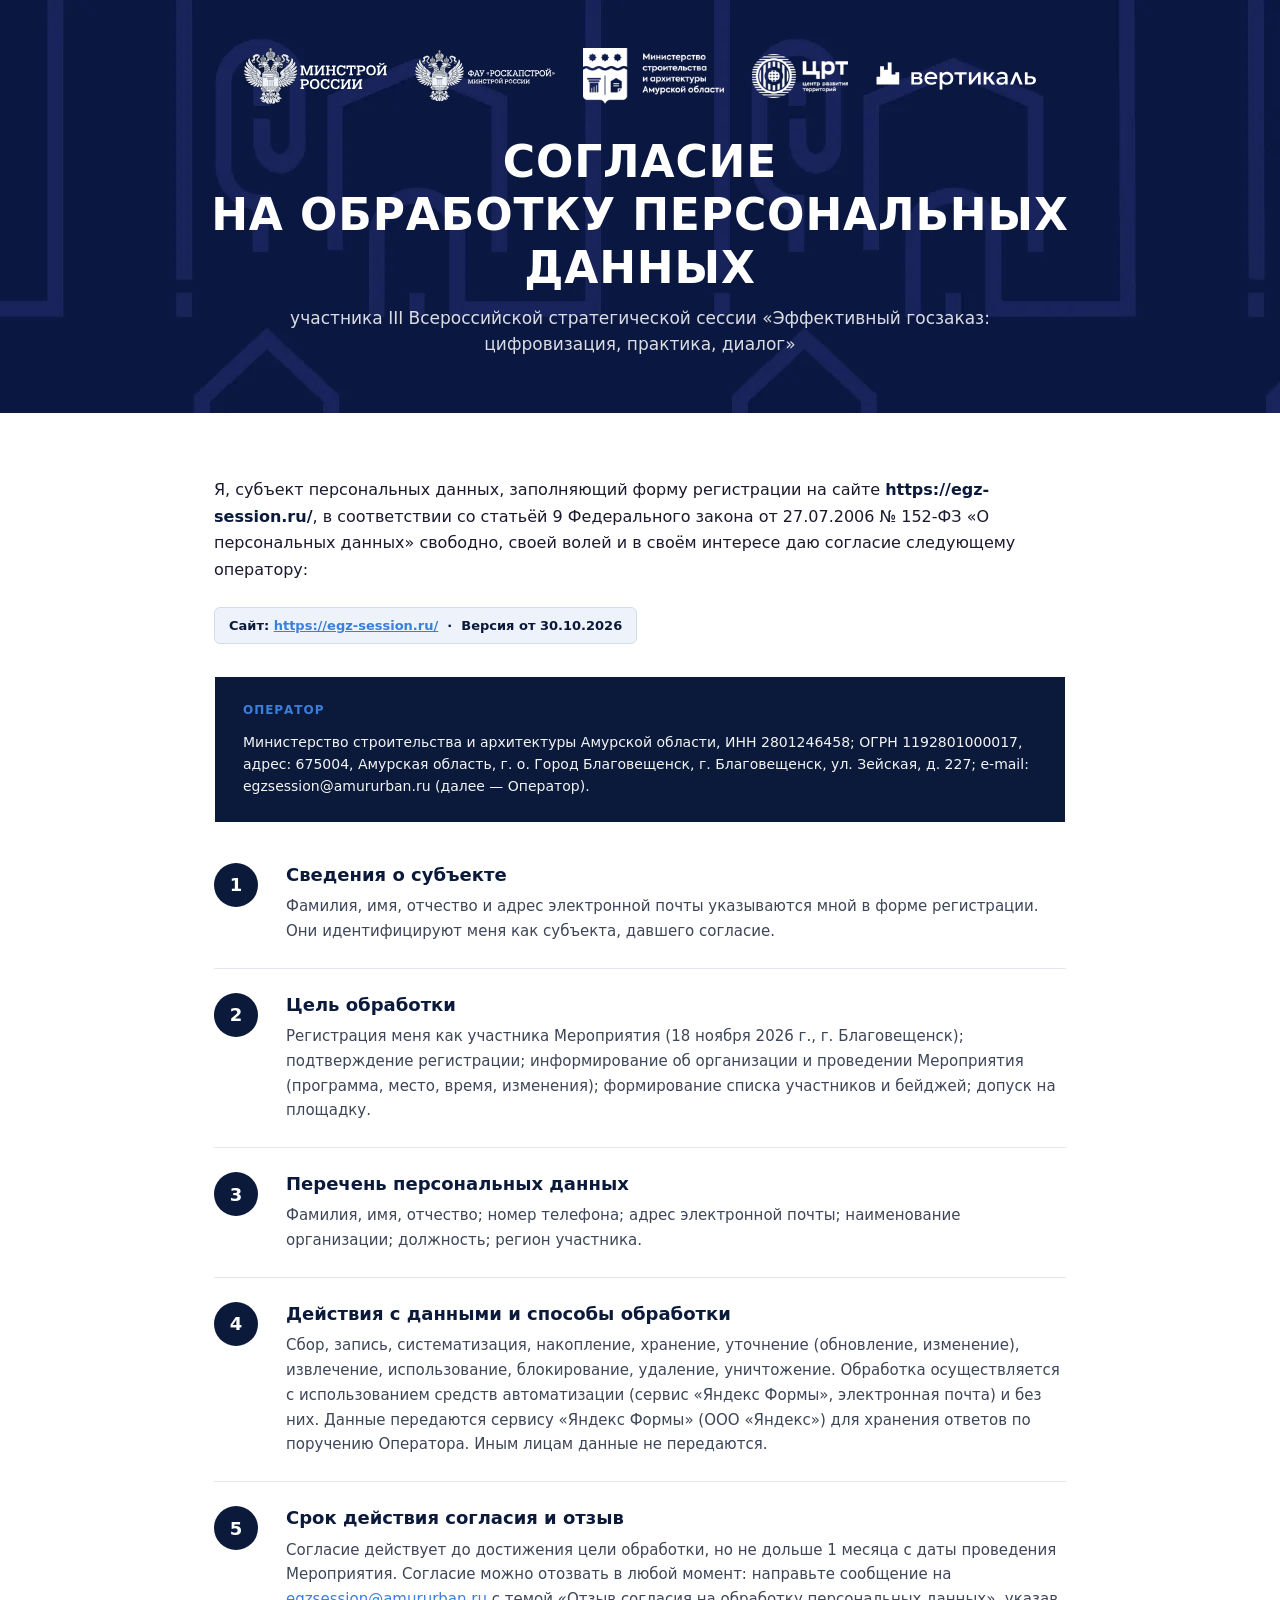
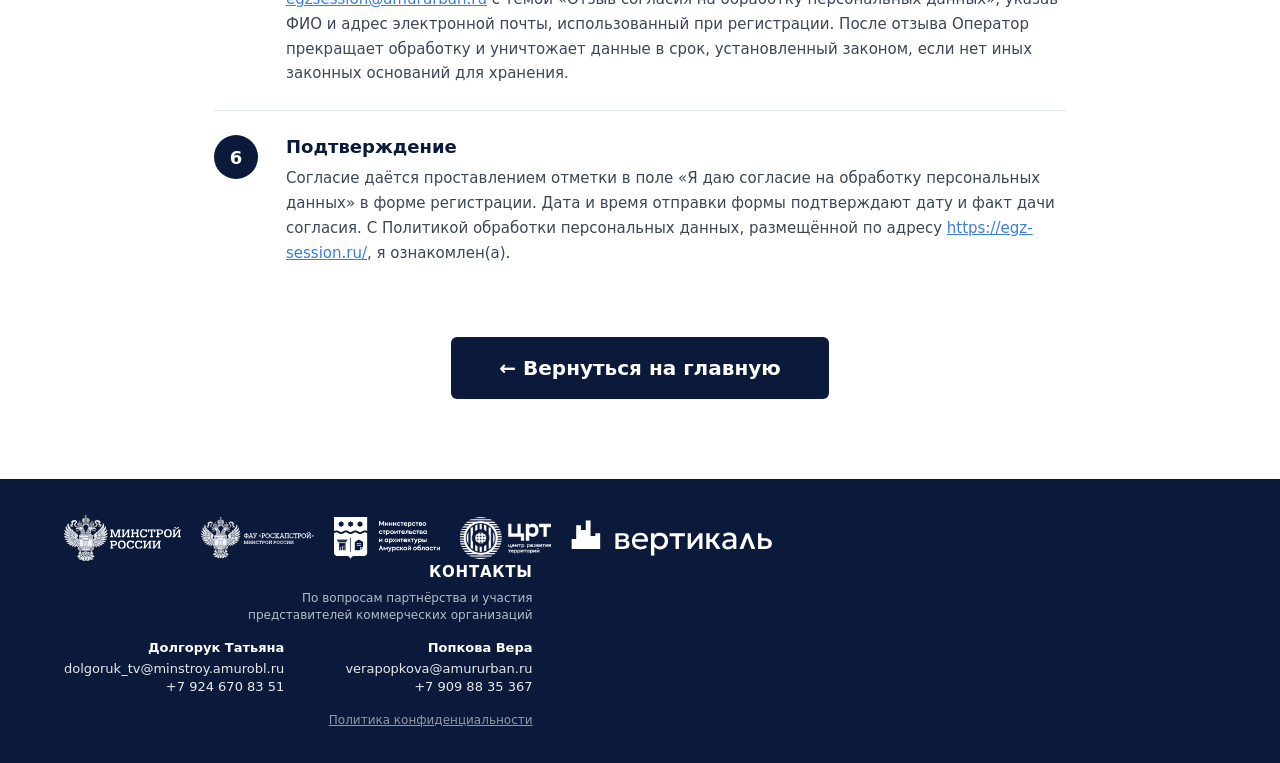
<file: soglasie.html>
<!DOCTYPE html>
<html lang="ru">

<head>
  <meta charset="utf-8">
  <meta name="viewport" content="width=device-width, initial-scale=1.0">
  <title>Согласие на обработку персональных данных — Эффективный госзаказ</title>
  <link rel="icon" type="image/svg+xml" href="./img/icon.svg">
  <link rel="alternate icon" href="/favicon.ico">
  <link rel="stylesheet" href="css/style.css">
  <style>
    /* ===== Страница согласия (локальные стили в духе проекта) ===== */
    .consent-hero {
      position: relative;
      background: #0B1A3A;
      color: #fff;
      overflow: hidden;
      padding: 48px 0 56px;
    }

    .consent-hero__pattern {
      position: absolute;
      inset: 0;
      z-index: 0;
      pointer-events: none;
      background-image: url('../img/pattern.png');
      background-repeat: repeat;
      background-position: center top;
      opacity: 1;
    }

    .consent-hero .container {
      position: relative;
      z-index: 1;
      display: flex;
      flex-direction: column;
      align-items: center;
      text-align: center;
    }

    .consent-hero__logos {
      display: flex;
      align-items: center;
      justify-content: center;
      gap: 28px;
      flex-wrap: wrap;
      margin-bottom: 32px;
    }

    .consent-hero__logos .logo {
      height: 48px;
      width: auto;
      object-fit: contain;
    }

    .consent-hero__logos .logo--minstroy { height: 56px; }
    .consent-hero__logos .logo--roskap { height: 52px; }
    .consent-hero__logos .logo--crt { height: 44px; }
    .consent-hero__logos .logogo { width: 160px; }

    .consent-hero__title {
      font-size: clamp(24px, 4vw, 44px);
      font-weight: 800;
      letter-spacing: 0.02em;
      line-height: 1.2;
      max-width: 900px;
      margin-bottom: 12px;
    }

    .consent-hero__subtitle {
      font-size: clamp(14px, 1.8vw, 17px);
      opacity: 0.85;
      max-width: 720px;
      line-height: 1.5;
    }

    /* ===== Тело документа ===== */
    .consent {
      padding: 64px 0 80px;
      background: #fff;
    }

    .consent__inner {
      max-width: 900px;
      margin: 0 auto;
    }

    .consent__lead {
      font-size: 16px;
      line-height: 1.65;
      color: #1a1a2e;
      margin-bottom: 24px;
    }

    .consent__lead strong {
      color: #0B1A3A;
    }

    .consent__site {
      display: inline-block;
      font-size: 13px;
      font-weight: 600;
      color: #0B1A3A;
      background: #EEF3FB;
      border: 1px solid #D0DCEC;
      border-radius: 6px;
      padding: 8px 14px;
      margin-bottom: 32px;
    }

    .consent__site a {
      color: #3B7EDC;
      text-decoration: underline;
    }

    /* Карточка оператора */
    .consent-operator {
      background: #0B1A3A;
      color: #fff;
      border: 1px solid #fff;
      padding: 24px 28px;
      margin-bottom: 40px;
      font-size: 14px;
      line-height: 1.6;
    }

    .consent-operator__label {
      font-size: 12px;
      font-weight: 700;
      letter-spacing: 0.08em;
      color: #3B7EDC;
      text-transform: uppercase;
      margin-bottom: 10px;
    }

    .consent-operator p {
      margin: 0;
      opacity: 0.95;
    }

    /* Пункты документа */
    .consent-item {
      display: grid;
      grid-template-columns: 56px 1fr;
      column-gap: 16px;
      padding: 24px 0;
      border-top: 1px solid #E3E8F0;
    }

    .consent-item:first-of-type {
      border-top: none;
      padding-top: 0;
    }

    .consent-item__num {
      width: 44px;
      height: 44px;
      border-radius: 50%;
      background: #0B1A3A;
      color: #fff;
      font-size: 18px;
      font-weight: 800;
      display: flex;
      align-items: center;
      justify-content: center;
      flex-shrink: 0;
    }

    .consent-item__title {
      font-size: 18px;
      font-weight: 700;
      color: #0B1A3A;
      line-height: 1.3;
      margin-bottom: 8px;
    }

    .consent-item__text {
      font-size: 15px;
      line-height: 1.65;
      color: #3d4658;
      margin: 0;
    }

    .consent-item__text a {
      color: #3B7EDC;
      text-decoration: underline;
    }

    /* Блок возврата */
    .consent__back {
      text-align: center;
      margin-top: 48px;
    }

    @media (max-width: 600px) {
      .consent {
        padding: 48px 0 64px;
      }

      .consent-item {
        grid-template-columns: 1fr;
        row-gap: 12px;
      }

      .consent-operator {
        padding: 20px;
      }
    }
  </style>
</head>

<body>
  <!-- ШАПКА -->
  <header class="consent-hero">
    <div class="consent-hero__pattern"></div>
    <div class="container">
      <div class="consent-hero__logos">
        <!-- <img src="img/logo1.svg" alt="Министерство строительства и архитектуры Амурской области"
          class="logo logo--minstroy">
        <img src="img/logo2.svg" alt="ФАУ Роскапстрой" class="logo logo--roskap">
        <img src="img/logo3.svg" alt="ЦРТ — Центр развития территорий" class="logo logo--crt">
        <img class="logogo logo logo--crt" src="img/logo4.svg" alt="Вертикаль"> -->
         <img src="img/logo0.svg" alt="Минстрой России" class="logo logo--minstroy">
        <img src="img/logo2.svg" alt="ФАУ Роскапстрой" class="logo logo--roskap">
        <img src="img/logo1.svg" alt="Министерство строительства и архитектуры Амурской области"
          class="logo logo--minstroy">
        <img src="img/logo3.svg" alt="ЦРТ — Центр развития территорий" class="logo logo--crt">
        <img class="logogo logo logo--crt" src="img/logo4.svg" alt="Вертикаль">
      </div>

      <h1 class="consent-hero__title">СОГЛАСИЕ<br>НА ОБРАБОТКУ ПЕРСОНАЛЬНЫХ ДАННЫХ</h1>
      <p class="consent-hero__subtitle">участника III Всероссийской стратегической сессии
        «Эффективный госзаказ: цифровизация, практика, диалог»</p>
    </div>
  </header>

  <!-- ТЕЛО ДОКУМЕНТА -->
  <main class="consent">
    <div class="container consent__inner">

      <p class="consent__lead">
        Я, субъект персональных данных, заполняющий форму регистрации на сайте
        <strong>https://egz-session.ru/</strong>, в соответствии со статьёй 9 Федерального закона от 27.07.2006
        №&nbsp;152-ФЗ «О персональных данных» свободно, своей волей и в своём интересе даю согласие следующему
        оператору:
      </p>

      <div class="consent__site">
        Сайт: <a href="https://egz-session.ru/" target="_blank" rel="noopener noreferrer">https://egz-session.ru/</a>
        &nbsp;·&nbsp; Версия от 30.10.2026
      </div>

      <div class="consent-operator">
        <div class="consent-operator__label">Оператор</div>
        <p>Министерство строительства и архитектуры Амурской области, ИНН 2801246458; ОГРН 1192801000017, адрес:
          675004, Амурская область, г.&nbsp;о. Город Благовещенск, г.&nbsp;Благовещенск, ул.&nbsp;Зейская, д.&nbsp;227;
          e-mail: egzsession@amururban.ru (далее — Оператор).</p>
      </div>

      <!-- 1 -->
      <article class="consent-item">
        <div class="consent-item__num">1</div>
        <div>
          <h2 class="consent-item__title">Сведения о субъекте</h2>
          <p class="consent-item__text">Фамилия, имя, отчество и адрес электронной почты указываются мной в форме
            регистрации. Они идентифицируют меня как субъекта, давшего согласие.</p>
        </div>
      </article>

      <!-- 2 -->
      <article class="consent-item">
        <div class="consent-item__num">2</div>
        <div>
          <h2 class="consent-item__title">Цель обработки</h2>
          <p class="consent-item__text">Регистрация меня как участника Мероприятия (18 ноября 2026&nbsp;г., г.&nbsp;Благовещенск);
            подтверждение регистрации; информирование об организации и проведении Мероприятия (программа, место, время,
            изменения); формирование списка участников и бейджей; допуск на площадку.</p>
        </div>
      </article>

      <!-- 3 -->
      <article class="consent-item">
        <div class="consent-item__num">3</div>
        <div>
          <h2 class="consent-item__title">Перечень персональных данных</h2>
          <p class="consent-item__text">Фамилия, имя, отчество; номер телефона; адрес электронной почты; наименование
            организации; должность; регион участника.</p>
        </div>
      </article>

      <!-- 4 -->
      <article class="consent-item">
        <div class="consent-item__num">4</div>
        <div>
          <h2 class="consent-item__title">Действия с данными и способы обработки</h2>
          <p class="consent-item__text">Сбор, запись, систематизация, накопление, хранение, уточнение (обновление,
            изменение), извлечение, использование, блокирование, удаление, уничтожение. Обработка осуществляется с
            использованием средств автоматизации (сервис «Яндекс Формы», электронная почта) и без них. Данные передаются
            сервису «Яндекс Формы» (ООО «Яндекс») для хранения ответов по поручению Оператора. Иным лицам данные не
            передаются.</p>
        </div>
      </article>

      <!-- 5 -->
      <article class="consent-item">
        <div class="consent-item__num">5</div>
        <div>
          <h2 class="consent-item__title">Срок действия согласия и отзыв</h2>
          <p class="consent-item__text">Согласие действует до достижения цели обработки, но не дольше 1 месяца с даты
            проведения Мероприятия. Согласие можно отозвать в любой момент: направьте сообщение на
            <a href="mailto:egzsession@amururban.ru">egzsession@amururban.ru</a> с темой «Отзыв согласия на обработку
            персональных данных», указав ФИО и адрес электронной почты, использованный при регистрации. После отзыва
            Оператор прекращает обработку и уничтожает данные в срок, установленный законом, если нет иных законных
            оснований для хранения.</p>
        </div>
      </article>

      <!-- 6 -->
      <article class="consent-item">
        <div class="consent-item__num">6</div>
        <div>
          <h2 class="consent-item__title">Подтверждение</h2>
          <p class="consent-item__text">Согласие даётся проставлением отметки в поле «Я даю согласие на обработку
            персональных данных» в форме регистрации. Дата и время отправки формы подтверждают дату и факт дачи согласия.
            С Политикой обработки персональных данных, размещённой по адресу
            <a href="https://egz-session.ru/" target="_blank" rel="noopener noreferrer">https://egz-session.ru/</a>, я
            ознакомлен(а).</p>
        </div>
      </article>

      <div class="consent__back">
        <a href="index.html" class="btn btn--primary">← Вернуться на главную</a>
      </div>

    </div>
  </main>

  <!-- ПОДВАЛ -->
  <!-- <footer class="footer">
    <div class="container footer__inner">
      <div class="footer__logos">
        <img src="img/logo1.svg" alt="Министерство строительства" class="logo">
        <img src="img/logo2.svg" alt="Роскапстрой" class="logo">
        <img src="img/logo3.svg" alt="ЦРТ" class="logo">
        <img class="logogo logo logo--crt" src="img/logo4.svg" alt="Вертикаль">
      </div>
      <div class="footer__contacts">
        <h3 class="footer__title">КОНТАКТЫ</h3>
        <p class="footer__text">По вопросам партнёрства и участия<br>представителей коммерческих организаций</p>
        <a href="mailto:verapopkova@amururban.ru" class="footer__email">verapopkova@amururban.ru</a>
        <a href="tel:+79098835367" class="footer__phone">+7 909 88 35 367</a>
        <a href="index.html" class="footer__privacy">На главную</a>
      </div>
    </div>
  </footer> -->
<footer class="footer">
    <div class="container footer__inner">
      <div class="footer__logos">
        <img src="img/logo0.svg" alt="Минстрой России" class="logo logo--minstroy">
        <img src="img/logo2.svg" alt="Роскапстрой" class="logo">
        <img src="img/logo1.svg" alt="Министерство строительства" class="logo">
        <img src="img/logo3.svg" alt="ЦРТ" class="logo">
        <img src="img/logo4.svg" alt="Вертикаль" class="logo logo--crt">
      </div>

      <div class="footer__contacts">
        <h3 class="footer__title">КОНТАКТЫ</h3>
        <p class="footer__text">По вопросам партнёрства и участия<br>представителей коммерческих организаций</p>

        <div class="footer__persons">
          <div class="footer__person">
            <p class="footer__name">Долгорук Татьяна</p>
            <a href="mailto:dolgoruk_tv@minstroy.amurobl.ru" class="footer__email">dolgoruk_tv@minstroy.amurobl.ru</a>
            <a href="tel:+79246708351" class="footer__phone">+7 924 670 83 51</a>
          </div>

          <div class="footer__person">
            <p class="footer__name">Попкова Вера</p>
            <a href="mailto:verapopkova@amururban.ru" class="footer__email">verapopkova@amururban.ru</a>
            <a href="tel:+79098835367" class="footer__phone">+7 909 88 35 367</a>
          </div>
        </div>

        <a href="confidense.html" class="footer__privacy">Политика конфиденциальности</a>
      </div>
    </div>
  </footer>
</body>

</html>
</file>
<file: css/style.css>
/* ===== Базовый сброс ===== */
*,
*::before,
*::after {
  box-sizing: border-box;
  margin: 0;
  padding: 0;
}

html {
  scroll-behavior: smooth;
}

body {
  font-family: system-ui, -apple-system, BlinkMacSystemFont, "Segoe UI", Roboto, "Helvetica Neue", Arial, sans-serif;
  font-size: 16px;
  line-height: 1.5;
  color: #1a1a2e;
  background: #fff;
  -webkit-font-smoothing: antialiased;
}

img {
  max-width: 100%;
  height: auto;
  display: block;
}

a {
  text-decoration: none;
  color: inherit;
}

ul,
ol {
  list-style: none;
}

.container {
  width: 100%;
  max-width: 1200px;
  margin: 0 auto;
  padding: 0 24px;
}

.h__100{
  height: auto;
}

/* ===== По кнопкам ===== */
.btn {
  display: inline-flex;
  align-items: center;
  justify-content: center;
  padding: 16px 48px;
  font-family: inherit;
  font-size: 20px;
  font-weight: 600;
  border: none;
  border-radius: 6px;
  cursor: pointer;
  transition: background 0.25s, transform 0.15s;
  white-space: nowrap;
}

.btn--primary {
  background: #0B1A3A;
  color: #fff;
}

.btn--primary:hover {
  background: #152a55;
  transform: translateY(-1px);
}

/* ===== Секции ===== */
.section-title {
  font-size: clamp(28px, 4vw, 59px);
  font-weight: 800;
  text-align: center;
  letter-spacing: 0.02em;
  color: #0B1A3A;
  margin-bottom: 40px;
  line-height: 1.2;
}

.section-title--light {
  color: #fff;
}

/* ===== HERO Блок ===== */
.hero {
  position: relative;
  min-height: 84vh;
  background: #0B1A3A;
  /* запасной цвет, если картинки не загрузятся */
  color: #fff;
  display: flex;
  flex-direction: column;
  overflow: hidden;
  /*   padding-top: 40px; */
}

/* 1. Паттерн зданий — на весь hero */
.hero__pattern {
  position: absolute;
  inset: 0;
  z-index: 0;
  pointer-events: none;

  background-image: url('../img/pattern.png');
  background-repeat: repeat;
  /* или no-repeat, если картинка большая */
  background-position: center top;
  /* background-size: contain; */
  background-size: 100%;
  /* подбери под свою картинку */
  opacity: 1;
}

.hero__skyline {
  position: absolute;
  left: 0;
  right: 0;
  bottom: 0;
  z-index: 1;
  pointer-events: none;
  height: 35vh;
  /* высота полосы */
  background-image: url('../img/hero_skyline.png');
  background-repeat: repeat-x;
  background-position: center bottom;
  background-size: 10% auto;
  /* растягивается по ширине, высота пропорциональна */
}

.hero .container {
  position: relative;
  z-index: 2;
  flex: 1;
  display: flex;
  justify-content: space-between;
  flex-direction: column;
  align-items: center;
  text-align: center;
  padding-top: 20px;
  padding-bottom: 65px;
}

.hero__logos {
  display: flex;
  align-items: center;
  justify-content: center;
  gap: 32px;
  flex-wrap: wrap;
  margin-bottom: 40px;
}

.hero__logos .logo {
  height: 56px;
  width: auto;
  object-fit: contain;
}

.logo--minstroy {
  height: 64px;
}

.logo--roskap {
  height: 60px;
}

.logo--crt {
  height: 52px;
}

.logogo {
  width: 190px;
}

.hero__meta {
  display: flex;
  align-items: center;
  justify-content: center;
  gap: 0;
  font-size: 14px;
  font-weight: 500;
  opacity: 0.9;
  margin-bottom: 32px;
}

.hero__block_all {
  border-left: 2px solid #B2C6EA;
  padding-left: 20px;
  text-align: left;
}

.empty {
  width: 5%;
  display: contents;
}

.empty_text {
  opacity: 0;
  user-select: none;
}

.hero__date {
  white-space: nowrap;
  font-size: 17px;
  display: block;
  margin-bottom: 4px;
}

.hero__place {
  text-align: left;
  line-height: 1.4;
  font-size: 13px;
}

.block__title_1 {
  padding-bottom: 16px;
  max-width: 920px;
  border-bottom: 1px solid #397EDB;
}

.hero__title {
  font-size: clamp(22px, 3vw, 30px);
  font-weight: 700;
  line-height: 1.25;
  margin-bottom: 8px;
}

.hero__title-accent {
  font-weight: 600;
  display: block;
  font-size: clamp(24px, 4.5vw, 52px);
  line-height: 1.15;
  margin: 4px 0;
}

.hero__title_2 {
  font-weight: 700;
  font-size: clamp(22px, 3.2vw, 36px);
  line-height: 1.2;
}

.hero__subtitle {
  /* font-size: clamp(14px, 1.6vw, 17px);
  font-weight: 400;
  opacity: 0.85;
  max-width: 640px; */
  /* margin-bottom: 40px; */
  /* margin-bottom: 12%;
  line-height: 1.55;
 */
  font-size: clamp(14px, 1.6vw, 17px);
  /* font-weight: 400; */
  /* opacity: 0.85; */
  max-width: 640px;
  /* margin-bottom: 40px; */
  margin-bottom: 12%;

  /* line-height: 1.55;*/
}



/* ===== Спикеры ===== */
.speakers {
  padding: 60px 0 80px;
  background: #fff;
  color: #0E1849;
}

.slider {
  position: relative;
  display: flex;
  align-items: center;
  gap: 12px;
}

.slider__track {
  display: flex;
  gap: 24px;
  overflow-x: auto;
  scroll-snap-type: x mandatory;
  scroll-behavior: smooth;
  -webkit-overflow-scrolling: touch;
  scrollbar-width: none;
  flex: 1;
  padding: 8px 0;
 /*  height: 450px; */
}

.slider__track::-webkit-scrollbar {
  display: none;
}

.slider__slide {
  flex: 0 0 calc(25% - 18px);
  scroll-snap-align: start;
  min-width: 200px;
  border: 0.5px solid #ece8e8;
  border-radius: 10px;
}

.slider__btn {
  flex-shrink: 0;
  width: 48px;
  height: 48px;
  border-radius: 50%;
  border: 1px solid #d0d5dd;
  background: #0B1A3A;
  color: #fff;
  display: flex;
  align-items: center;
  justify-content: center;
  cursor: pointer;
  transition: background 0.2s, border-color 0.2s, opacity 0.2s;
}

.slider__btn:hover:not(:disabled) {
  background: #fff;
  color: #0B1A3A;
  border-color: #0B1A3A;
}

.slider__btn:disabled {
  cursor: default;
}

.speaker-card {
  text-align: center;
}

.speaker-card__photo {
  width: 100%;
  aspect-ratio: 1;
  border-radius: 8px;
  overflow: hidden;
  margin-bottom: 16px;
  background: #f0f0f0;
  height: 300px;
  /* !!!!! */
}

.speaker-card__photo img {
  width: 100%;
  height: 100%;
  object-fit: cover;
}

.speaker-card__name {
  font-size: 16px;
  font-weight: 700;
  color: #0B1A3A;
  margin-bottom: 8px;
  line-height: 1.3;
  padding: 5px;
}

.speaker-card__position {
  font-size: 13px;
  color: #5a6475;
  line-height: 1.4;
  padding: 7px
}

/* ===== Цели и задачи ===== */
.goals {
  position: relative;
  background: #1E4D8C;
  /*   background-image: url('../img/back_goals.png'); */
  background-repeat: no-repeat;
  background-size: cover;
  background-position: center;
  padding: 80px 0 100px;
  overflow: hidden;
}

.goals .container {
  position: relative;
  z-index: 2;
}

.goals__lead {
  text-align: center;
  color: rgba(255, 255, 255, 0.9);
  font-size: clamp(16px, 2vw, 20px);
  margin-bottom: 48px;
  margin-top: -8px;
  font-weight: 600;
}

.goals__grid {
  display: grid;
  grid-template-columns: repeat(2, 1fr);
  gap: 24px;
  max-width: 960px;
  margin: 0 auto;
}

.goal-card {
  background: #0B1A3A;
  /*  border-radius: 12px; */
  padding: 28px 24px;
  color: #fff;
  border: 1px solid #fff;
}

.title__card_new {
  display: flex;
  align-items: center;
  gap: 12px;
  margin-bottom: 12px;
}

.goal-card__icon {
  width: 40px;
  height: 40px;
  flex-shrink: 0;
  color: #3B7EDC;
}

.goal-card__icon img,
.goal-card__icon svg {
  width: 100%;
  height: 100%;
  object-fit: contain;
}

.goal-card__title {
  font-size: clamp(15px, 1.5vw, 18px);
  font-weight: 700;
  letter-spacing: 0.02em;
  color: #3B7EDC;
  line-height: 1.25;
  margin: 0;
}

.goal-card__text {
  font-size: 14px;
  line-height: 1.55;
  opacity: 0.85;
}

/* ===== Программа ===== */
.program {
  padding: 80px 0 100px;
  background: #fff;
  text-align: center;
}

.program__placeholder {
  min-height: 80px;
  margin-bottom: 32px;
}

.partners {
  margin-top: 64px;
}

.partners__title {
  font-size: clamp(20px, 3vw, 28px);
  font-weight: 700;
  letter-spacing: 0.08em;
  color: #0B1A3A;
  margin-bottom: 28px;
}

.partners__logos {
  display: flex;
  justify-content: center;
  gap: 40px;
  flex-wrap: wrap;
}

.partner-logo {
  display: flex;
  align-items: center;
  gap: 10px;
}

.partner-logo img {
  height: 40px;
  width: auto;
}

/* ===== Адресс и ОКЦ ===== */
.location {
  display: grid;
  grid-template-columns: 1fr 1fr;
  min-height: auto;
  /* min-height: 420px; */
}

.location__info {
  background: #0B1A3A;
  color: #fff;
  padding: 60px 48px;
  display: flex;
  flex-direction: column;
  justify-content: center;
  padding-left: 40%;
}

.location__title {
  font-size: clamp(24px, 3vw, 32px);
  font-weight: 800;
  line-height: 1.25;
  margin-bottom: 16px;
}

.location__address {
  font-size: 16px;
  font-weight: 500;
  margin-bottom: 20px;
  opacity: 0.9;
}

.location__desc {
  font-size: 14px;
  opacity: 0.7;
  line-height: 1.5;
  max-width: 320px;
}

.location__map {
  background: #1a2a40;
  position: relative;
  overflow: hidden;
}

.map-placeholder {
  width: 100%;
  height: 100%;
  min-height: 420px;
}

.map-placeholder img {
  width: 100%;
  height: 100%;
  object-fit: cover;
}

/* ===== Слайдер ===== */
.venue {
  background: #0B1A3A;
  padding: 48px 0 56px;
}

.slider--venue {
  max-width: 1100px;
  margin: 0 auto;
}

.slider--venue .slider__track {
  gap: 16px;
  padding: 0 12%;
  scroll-padding: 0 12%;
}

.slider--venue .slider__slide {
  flex: 0 0 52%;
  min-width: 260px;
  max-width: 520px;
  border-radius: 12px;
  overflow: hidden;
  scroll-snap-align: center;
  transition: opacity 0.35s ease, transform 0.35s ease;
  opacity: 0.4;
}

/* ===== Чтобы в центре было главное и по бокам затемнение ===== */
.slider--venue .slider__slide.is-center {
  opacity: 1 !important;
  transform: scale(1);
}

.slider--venue .slider__slide.is-side {
  opacity: 0.4 !important;
  transform: scale(0.96);
}

.slider--venue .slider__slide img {
  width: 100%;
  height: 300px;
  object-fit: cover;
  display: block;
}

.slider--venue .slider__btn {
  background: rgba(255, 255, 255, 0.12);
  border-color: rgba(255, 255, 255, 0.3);
  color: #fff;
  z-index: 5;
}

.slider--venue .slider__btn:hover:not(:disabled) {
  background: #fff;
  color: #0B1A3A;
  border-color: #fff;
}

/* ===== Подвал ===== */
.footer {
  background: #0B1A3A;
  color: #fff;
  padding: 32px 0;
}

.footer__inner {
  display: flex;
  justify-content: space-between;
  align-items: flex-start;
  /* логотипы и контакты сверху */
 /*  gap: 32px; */
  flex-wrap: wrap;
}

.footer__logos {
  display: flex;
  align-items: center;
  gap: 20px;
  flex-wrap: wrap;
  padding-top: 4px;
}

.footer__logos .logo {
  height: 42px;
  width: auto;
  object-fit: contain;
}

.footer__logos .logo--minstroy {
  height: 46px;
}

.footer__logos .logo--crt {
  height: 36px;
}

.footer__contacts {
  text-align: right;
  max-width: 480px;
}

.footer__title {
  font-size: 15px;
  font-weight: 700;
  letter-spacing: 0.05em;
  margin-bottom: 6px;
}

.footer__text {
  font-size: 12px;
  opacity: 0.7;
  line-height: 1.4;
  margin-bottom: 14px;
}

/* две колонки контактов */
.footer__persons {
  display: grid;
  grid-template-columns: 1fr 1fr;
  gap: 16px 28px;
  margin-bottom: 12px;
  text-align: right;
}

.footer__person {
  margin: 0;
}

.footer__name {
  font-size: 13px;
  font-weight: 600;
  margin-bottom: 3px;
}

.footer__email,
.footer__phone {
  display: block;
  font-size: 13px;
  font-weight: 500;
  line-height: 1.35;
  opacity: 0.9;
  transition: opacity 0.2s;
}

.footer__email:hover,
.footer__phone:hover {
  opacity: 1;
}

.footer__privacy {
  display: inline-block;
  font-size: 12px;
  opacity: 0.55;
  text-decoration: underline;
  transition: opacity 0.2s;
}

.footer__privacy:hover {
  opacity: 1;
}

@media (max-width: 900px) {
  .footer {
    padding: 28px 0;
  }

  .footer__inner {
    flex-direction: column;
    align-items: center;
    text-align: center;
    gap: 24px;
  }

  .footer__logos {
    justify-content: center;
    gap: 18px;
  }

  .footer__contacts {
    text-align: center;
    max-width: 100%;
  }

  .footer__persons {
    grid-template-columns: 1fr 1fr;
    text-align: center;
    justify-items: center;
  }
}

@media (max-width: 480px) {
  .footer__persons {
    grid-template-columns: 1fr;
    gap: 14px;
  }

  .footer__logos .logo {
    height: 34px;
  }

  .footer__logos .logo--minstroy {
    height: 38px;
  }

  .footer__logos .logo--crt {
    height: 30px;
  }

  .footer__logos {
    gap: 12px;
  }
}

/*********************************************************************************************************************/
/* ===== Допы для программы ===== */
.schedule {
  max-width: 900px;
  margin: 0 auto 20px;
  position: relative;
  padding-left: 0;
}

/* вертикальная линия */
.schedule::before {
  content: '';
  position: absolute;
  left: 152px;
  /* центр колонки с точками */
  top: 8px;
  bottom: 8px;
  width: 2px;
  background: #D0D7E3;
  z-index: 0;
}

.schedule__item {
  display: grid;
  grid-template-columns: 140px 24px 1fr;
  column-gap: 0;
  align-items: flex-start;
  padding: 20px 0;
  position: relative;
  z-index: 1;
}

/* чередование фона */
.schedule__item:nth-child(odd) {
  /*  background: #F7F9FC; */
  border-radius: 12px;
  margin: 0 -16px;
  padding-left: 16px;
  padding-right: 16px;
}

.schedule__time {
  text-align: right;
  padding-right: 20px;
  padding-top: 2px;
}

.schedule__hours {
  display: block;
  font-size: 14px;
  font-weight: 600;
  color: #0B1A3A;
  line-height: 1.3;
}

.schedule__hall {
  display: block;
  font-size: 12px;
  font-weight: 500;
  color: #8A94A6;
  margin-top: 3px;
  line-height: 1.3;
}

/* точка */
.schedule__dot {
  width: 14px;
  height: 14px;
  border-radius: 50%;
  background: #0B1A3A;
  border: 3px solid #FFFFFF;
  box-shadow: 0 0 0 2px #0B1A3A;
  margin-top: 5px;
  justify-self: center;
  position: relative;
  z-index: 2;
  flex-shrink: 0;
}

/* вариант «кольцо» как на первом  */
/*
.schedule__dot {
  width: 16px;
  height: 16px;
  border-radius: 50%;
  background: #FFFFFF;
  border: 3px solid #0B1A3A;
  box-shadow: inset 0 0 0 3px #0B1A3A;
  margin-top: 4px;
  justify-self: center;
  position: relative;
  z-index: 2;
}
*/

.schedule__content {
  padding-left: 20px;
  padding-top: 1px;
  text-align: left;
}

.schedule__title {
  font-size: 16px;
  font-weight: 700;
  color: #0B1A3A;
  line-height: 1.35;
  margin-bottom: 6px;
}

.schedule__subtitle {
  font-size: 14px;
  font-weight: 600;
  color: #0B1A3A;
  line-height: 1.4;
  margin-bottom: 6px;
}

.schedule__text {
  font-size: 13px;
  color: #5A6475;
  line-height: 1.55;
  margin: 0;
}

/* ===== Адаптив программы ===== */
@media (max-width: 700px) {
  .schedule::before {
    left: 7px;
  }

  .schedule__item {
    grid-template-columns: 16px 1fr;
    column-gap: 16px;
    padding: 18px 0;
  }

  .schedule__item:nth-child(odd) {
    margin: 0;
    padding-left: 0;
    padding-right: 0;
    background: transparent;
  }

  .schedule__time {
    grid-column: 2;
    text-align: left;
    padding-right: 0;
    margin-bottom: 6px;
  }

  .schedule__dot {
    grid-row: 1 / span 3;
    margin-top: 6px;
    width: 12px;
    height: 12px;
  }

  .schedule__content {
    grid-column: 2;
    padding-left: 0;
  }

  .schedule__hours {
    font-size: 13px;
  }

  .schedule__title {
    font-size: 15px;
  }
}

/* Адаптив */
@media (max-width: 700px) {
  .schedule::before {
    left: 18px;
  }

  .schedule__item {
    /*     grid-template-columns: 24px 1fr; */
    grid-template-columns: 38px 1fr;
    gap: 0 14px;
    padding: 16px 0 16px 0;
  }

  .schedule__item:nth-child(odd) {
    margin: 0;
    padding-left: 0;
    padding-right: 0;
    background: transparent;
  }

  .schedule__time {
    grid-column: 2;
    text-align: left;
    margin-bottom: 4px;
    order: -1;
  }

  .schedule__dot {
    grid-row: 1 / span 2;
    margin-top: 6px;
  }

  .schedule__content {
    grid-column: 2;
  }

  .schedule__hours {
    font-size: 13px;
  }

  .schedule__title {
    font-size: 15px;
  }
}


/* ===== Адаптив ===== */
@media (max-width: 1100px) {
  .slider__slide {
    flex: 0 0 calc(33.333% - 16px);
  }

  .slider--venue .slider__slide {
    flex: 0 0 58%;
  }

  .slider--venue .slider__track {
    padding: 0 8%;
    scroll-padding: 0 8%;
  }
}

@media (max-width: 900px) {
  .location {
    grid-template-columns: 1fr;
  }

  .location__info {
    padding: 48px 28px;
  }

  .map-placeholder {
    min-height: 320px;
  }

  .goals__grid {
    gap: 16px;
  }
}

@media (max-width: 768px) {
  .container {
    padding: 0 16px;
  }

  .hero {
    padding-top: 28px;
    min-height: auto;
  }

  .hero__logos {
    gap: 16px;
    margin-bottom: 28px;
  }

  .hero__logos .logo {
    height: 40px;
  }

  .logo--minstroy {
    height: 46px;
  }

  .logo--roskap {
    height: 44px;
  }

  .logo--crt {
    height: 38px;
  }

  .hero__meta {
    margin-bottom: 24px;
  }

  .hero__skyline {
    position: absolute;
    left: 0;
    right: 0;
    bottom: 0;
    z-index: 1;
    pointer-events: none;
    height: 35vh;
    /* высота полосы */
    background-image: url('../img/hero_skyline.png');
    background-repeat: repeat-x;
    background-position: center bottom;
    background-size: 25% auto;
    /* растягивается по ширине, высота пропорциональна */
  }

  .hero__block_all {
    padding-left: 14px;
  }

  .hero__date {
    font-size: 15px;
  }

  .hero__place {
    font-size: 12px;
  }

  .hero__subtitle {
    margin-bottom: 32px;
  }

  .btn {
    padding: 14px 32px;
    font-size: 14px;
  }

  .section-title {
    font-size: clamp(24px, 5vw, 32px);
    margin-bottom: 28px;
  }

  .speakers {
    padding: 48px 0 60px;
  }

  .slider__slide {
    flex: 0 0 calc(50% - 12px);
    min-width: 180px;
  }

  .goals {
    padding: 60px 0 70px;
  }

  .goals__grid {
    grid-template-columns: 1fr;
  }

  .goal-card {
    padding: 22px 20px;
  }

  .program {
    padding: 60px 0 70px;
  }

  .partners__logos {
    gap: 28px;
  }

  .slider--venue .slider__slide {
    flex: 0 0 78%;
    min-width: 240px;
  }

  .slider--venue .slider__track {
    padding: 0 5%;
    scroll-padding: 0 5%;
  }

  .slider--venue .slider__slide img {
    height: 220px;
  }

  .slider__btn {
    width: 40px;
    height: 40px;
  }

  .footer {
    padding: 48px 0;
  }

  .footer__inner {
    flex-direction: column;
    align-items: center;
    text-align: center;
  }

  .footer__contacts {
    text-align: center;
  }

  .footer__logos {
    justify-content: center;
  }
}

@media (max-width: 480px) {
  .mb{
    margin-bottom: 30%;
  }
  
  .hero__logos {
    gap: 12px;
  }

  .hero__logos .logo {
    height: 34px;
  }

  .logo--minstroy {
    height: 40px;
  }

  .logo--roskap {
    height: 38px;
  }

  .logo--crt {
    height: 32px;
  }

  .hero__meta {
    flex-direction: column;
    gap: 8px;
  }

  .hero__block_all {
    border-left: none;
    padding-left: 0;
    text-align: center;
  }

  .hero__place {
    text-align: center;
  }

  .empty {
    display: none;
  }

  .slider__slide {
    flex: 0 0 82%;
  }

  .slider--venue .slider__slide {
    flex: 0 0 86%;
  }

  .slider--venue .slider__slide img {
    height: 200px;
  }

  .location__title {
    font-size: 22px;
  }

  .partners__title {
    font-size: 18px;
  }
}


/* ===== POPUP ===== */
.popup {
  position: fixed;
  inset: 0;
  z-index: 9999;
  display: flex;
  align-items: center;
  justify-content: center;
  padding: 16px;
  opacity: 0;
  visibility: hidden;
  transition: opacity 0.25s ease, visibility 0.25s ease;
}

.popup.is-open {
  opacity: 1;
  visibility: visible;
}

.popup__overlay {
  position: absolute;
  inset: 0;
  background: rgba(11, 26, 58, 0.72);
  cursor: pointer;
}

.popup__window {
  position: relative;
  z-index: 1;
  width: 100%;
  max-width: 680px;
  max-height: 92vh;
  background: #fff;
  border-radius: 16px;
  box-shadow: 0 24px 64px rgba(0, 0, 0, 0.35);
  display: flex;
  flex-direction: column;
  overflow: hidden;
  transform: translateY(12px) scale(0.98);
  transition: transform 0.25s ease;
}

.popup.is-open .popup__window {
  transform: translateY(0) scale(1);
}

.popup__close {
  position: absolute;
  top: 10px;
  right: 10px;
  z-index: 5;
  width: 40px;
  height: 40px;
  border: none;
  border-radius: 50%;
  background: #fff;
  color: #0B1A3A;
  box-shadow: 0 2px 10px rgba(0, 0, 0, 0.15);
  display: flex;
  align-items: center;
  justify-content: center;
  cursor: pointer;
  transition: background 0.2s, color 0.2s;
}

.popup__close:hover {
  background: #0B1A3A;
  color: #fff;
}

.popup__body {
  padding: 0;
  flex: 1;
  min-height: 0;
  display: flex;
  flex-direction: column;
  overflow: hidden;
}

.popup__iframe-wrap {
  width: 100%;
  flex: 1;
  min-height: 0;
  overflow-y: auto;
  -webkit-overflow-scrolling: touch;
}

.popup__iframe-wrap iframe {
  display: block;
  width: 100% !important;
  height: 900px;
  /* полная высота формы Яндекса */
  border: 0;
}

body.popup-open {
  overflow: hidden;
}

/* ===== Мобилка ===== */
@media (max-width: 700px) {
  .popup {
    padding: 0;
    align-items: flex-end;
  }

  .popup__window {
    max-width: 100%;
    width: 100%;
    height: 94vh;
    /* почти весь экран */
    max-height: 94vh;
    border-radius: 16px 16px 0 0;
    transform: translateY(100%);
  }

  .popup.is-open .popup__window {
    transform: translateY(0);
  }

  .popup__close {
    top: 8px;
    right: 8px;
    width: 36px;
    height: 36px;
  }

  .popup__iframe-wrap {
    overflow-y: auto;
    -webkit-overflow-scrolling: touch;
  }

  .popup__iframe-wrap iframe {
    height: 1100px;
    /* чтобы кнопка точно была внутри */
    min-height: 1100px;
  }
}

/* Добавил новое от 29.10.2026 11:25 */
/* ===== GUESTS INFO ===== */
.guests {
  position: relative;
  background: #3B7EDC;
  padding: 64px 0;
  overflow: hidden;
}

.guests__pattern {
  position: absolute;
  inset: 0;
  z-index: 0;
  pointer-events: none;
  background-image: url('../img/pattern.png');
  background-repeat: repeat;
  background-position: center;
  background-size: 700px auto;
  opacity: 0.25;
}

.guests__inner {
  position: relative;
  z-index: 1;
  display: flex;
  align-items: center;
  justify-content: space-between;
  gap: 40px;
  flex-wrap: wrap;
}

.guests__title {
  font-size: clamp(22px, 3vw, 32px);
  font-weight: 800;
  color: #fff;
  line-height: 1.2;
  letter-spacing: 0.02em;
  margin: 0;
  max-width: 320px;
}

.guests__cards {
  display: flex;
  gap: 20px;
  flex-wrap: wrap;
}

.guests-card {
  width: 140px;
  display: flex;
  flex-direction: column;
  align-items: center;
  gap: 12px;
  background: transparent;
  border: none;
  cursor: pointer;
  padding: 0;
  text-decoration: none;
  color: inherit;
  font-family: inherit;
}

.guests-card__img {
  width: 120px;
  height: 120px;
  background: #E8EBEF;
  border-radius: 16px;
  /* когда будут картинки:
  background: url('../img/guest-1.jpg') center/cover no-repeat;
  */
}

.guests-card__btn {
  display: inline-flex;
  align-items: center;
  justify-content: center;
  padding: 8px 14px;
  background: #0B1A3A;
  color: #fff;
  font-size: 11px;
  font-weight: 700;
  letter-spacing: 0.04em;
  border-radius: 6px;
  white-space: nowrap;
  transition: background 0.2s, transform 0.15s;
}

.guests-card:hover .guests-card__btn {
  background: #152a55;
  transform: translateY(-1px);
}

/* Hotels popup specifics */
.popup--hotels .popup__window--hotels {
  max-width: 480px;
  max-height: 90vh;
}

.popup__body--hotels {
  padding: 0;
  overflow-y: auto;
  -webkit-overflow-scrolling: touch;
}

.hotels-list {
  display: flex;
  flex-direction: column;
}

.hotel-card {
  background: #3B7EDC;
  color: #fff;
  padding: 28px 24px 24px;
  border-bottom: 1px solid rgba(255, 255, 255, 0.2);
}

.hotel-card:last-child {
  border-bottom: none;
}

.hotel-card__name {
  font-size: 18px;
  font-weight: 800;
  letter-spacing: 0.03em;
  margin-bottom: 12px;
  line-height: 1.25;
}

.hotel-card__text {
  font-size: 13px;
  line-height: 1.5;
  opacity: 0.95;
  margin-bottom: 16px;
}

.hotel-card__btn {
  display: inline-flex;
  align-items: center;
  justify-content: center;
  padding: 10px 20px;
  background: #0B1A3A;
  color: #fff;
  font-size: 13px;
  font-weight: 600;
  border-radius: 6px;
  transition: background 0.2s;
}

.hotel-card__btn:hover {
  background: #152a55;
}

/* Адаптив guests */
@media (max-width: 900px) {
  .guests__inner {
    flex-direction: column;
    align-items: flex-start;
    gap: 32px;
  }

  .guests__cards {
    width: 100%;
    justify-content: flex-start;
  }
}

@media (max-width: 600px) {
  .guests {
    padding: 48px 0;
  }

  .guests__cards {
    gap: 15px;
  }

  .guests-card {
    width: 110px;
  }

  .guests-card__img {
    width: 100px;
    height: 100px;
  }

  .guests-card__btn {
    font-size: 10px;
    padding: 7px 10px;
  }

  .popup--hotels .popup__window--hotels {
    max-width: 100%;
    max-height: 94vh;
    border-radius: 16px 16px 0 0;
  }
}




/* ===== HOW IT WAS ===== */
.how {
  background: #0B1A3A;
  padding: 64px 0;
  overflow: hidden;
}

.how__inner {
  display: flex;
  align-items: center;
  gap: 40px;
}

.how__title {
  flex-shrink: 0;
  width: 180px;
  font-size: clamp(22px, 3vw, 32px);
  font-weight: 800;
  color: #fff;
  letter-spacing: 0.02em;
  line-height: 1.2;
  margin: 0;
}

.slider--how {
  flex: 1;
  min-width: 0;
  position: relative;
  display: flex;
  align-items: center;
}

.slider--how .slider__track {
  display: flex;
  gap: 0;
  /* без зазора — второе фото не видно */
  overflow-x: hidden;
  /* важно: не auto, а hidden */
  scroll-behavior: smooth;
  flex: 1;
  width: 100%;
}

/* ровно одно фото на всю ширину трека */
.slider--how .slider__slide {
  flex: 0 0 100%;
  width: 100%;
  min-width: 100%;
  max-width: 100%;
  border-radius: 12px;
  overflow: hidden;
  scroll-snap-align: start;
}

.slider--how .slider__slide img {
  /* width: 100%; */
  width: 100%;
    height: 360px;
  object-fit: cover;
  display: block;
}

/* кнопки поверх фото */
.slider--how .slider__btn {
  position: absolute;
  top: 50%;
  transform: translateY(-50%);
  z-index: 5;
  width: 44px;
  height: 44px;
  border-radius: 50%;
  border: 1px solid rgba(255, 255, 255, 0.35);
  background: rgba(11, 26, 58, 0.6);
  color: #fff;
  display: flex;
  align-items: center;
  justify-content: center;
  cursor: pointer;
  transition: background 0.2s, opacity 0.2s;
}

.slider--how .slider__btn--prev {
  left: 12px;
}

.slider--how .slider__btn--next {
  right: 12px;
}

.slider--how .slider__btn:hover {
  background: #fff;
  color: #0B1A3A;
}

/* ===== Адаптив ===== */
@media (max-width: 900px) {
  .how {
    padding: 48px 0;
  }

  .how__inner {
    flex-direction: column;
    align-items: flex-start;
    gap: 24px;
  }

  .how__title {
    width: auto;
  }

  .slider--how {
    width: 100%;
  }

  .slider--how .slider__slide img {
    /*  height: 260px; */
  }

  .slider__track {
    height: auto;
  }
}

@media (max-width: 480px) {
  .how {
    padding: 40px 0;
  }

  .slider--how .slider__slide img {
    height: 220px;
  }

  .slider--how .slider__btn {
    width: 38px;
    height: 38px;
  }

  .slider--how .slider__btn--prev {
    left: 8px;
  }

  .slider--how .slider__btn--next {
    right: 8px;
  }
}
</file>
